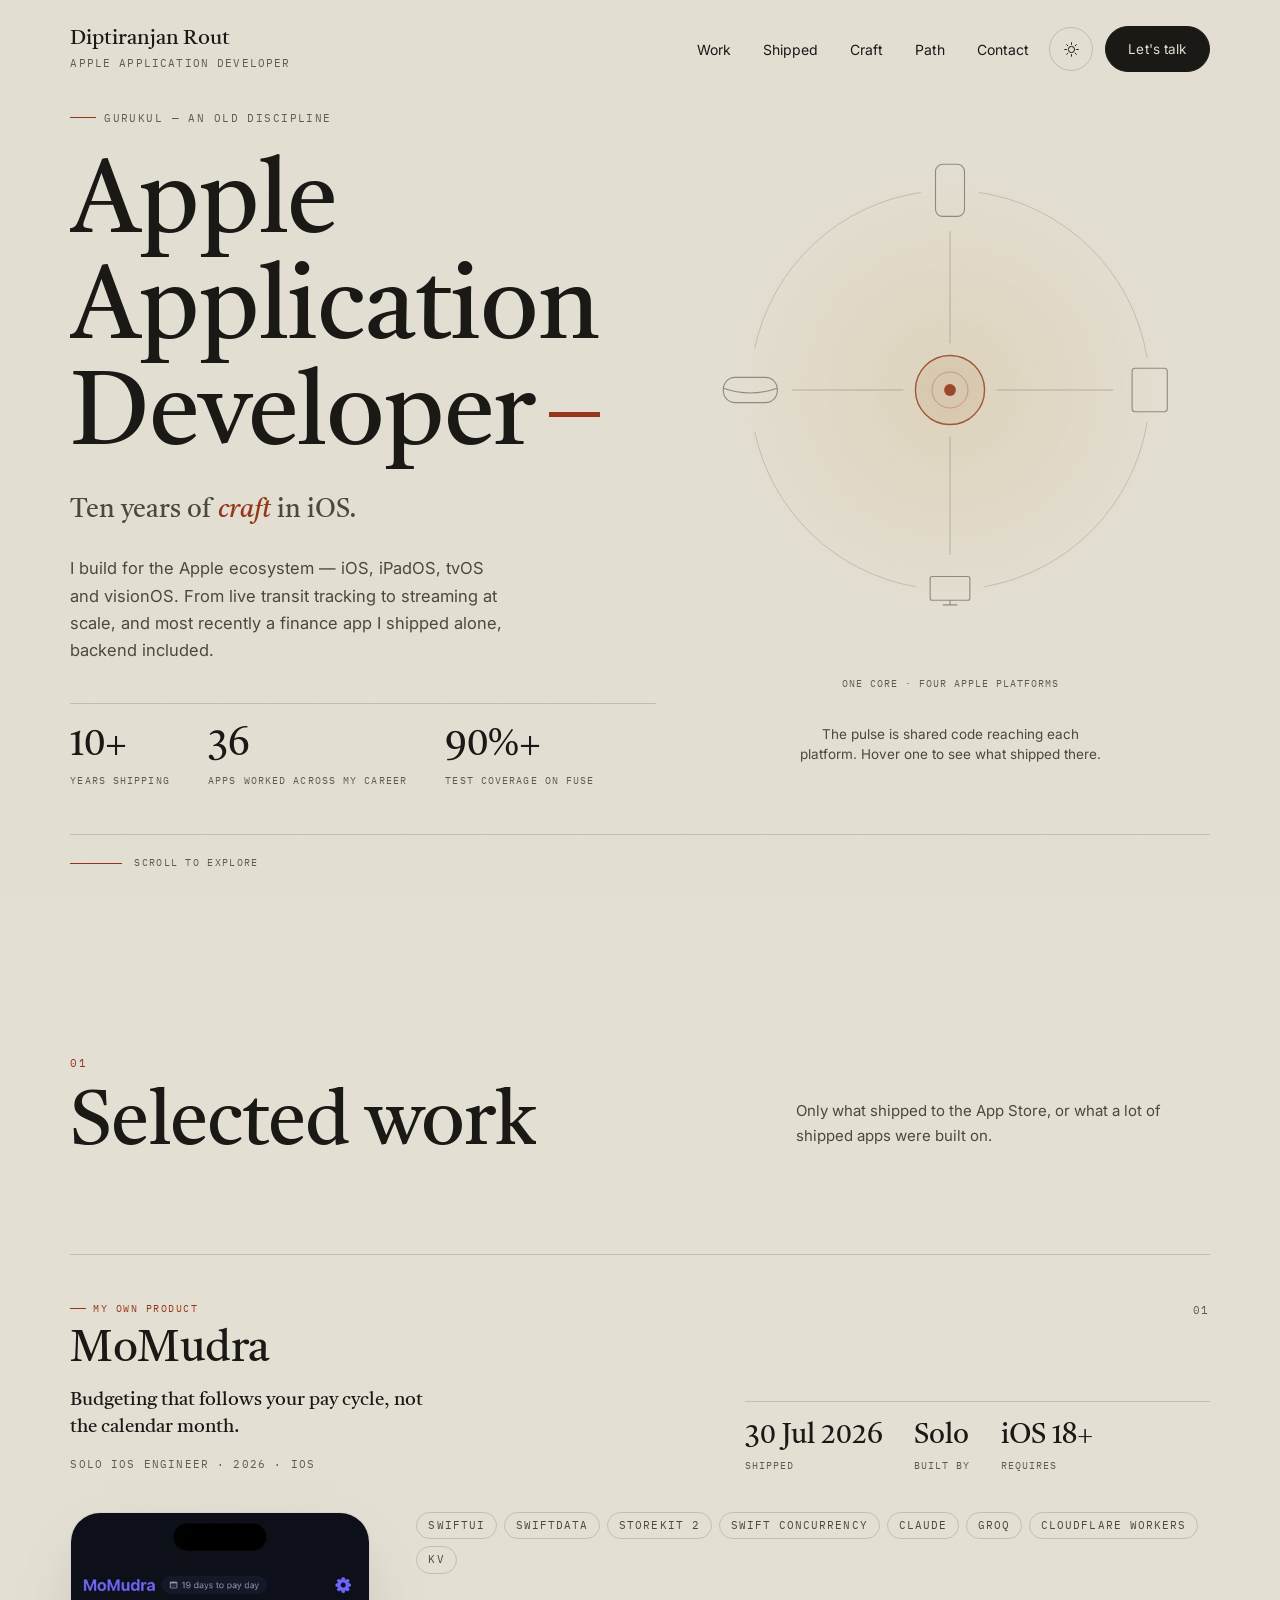
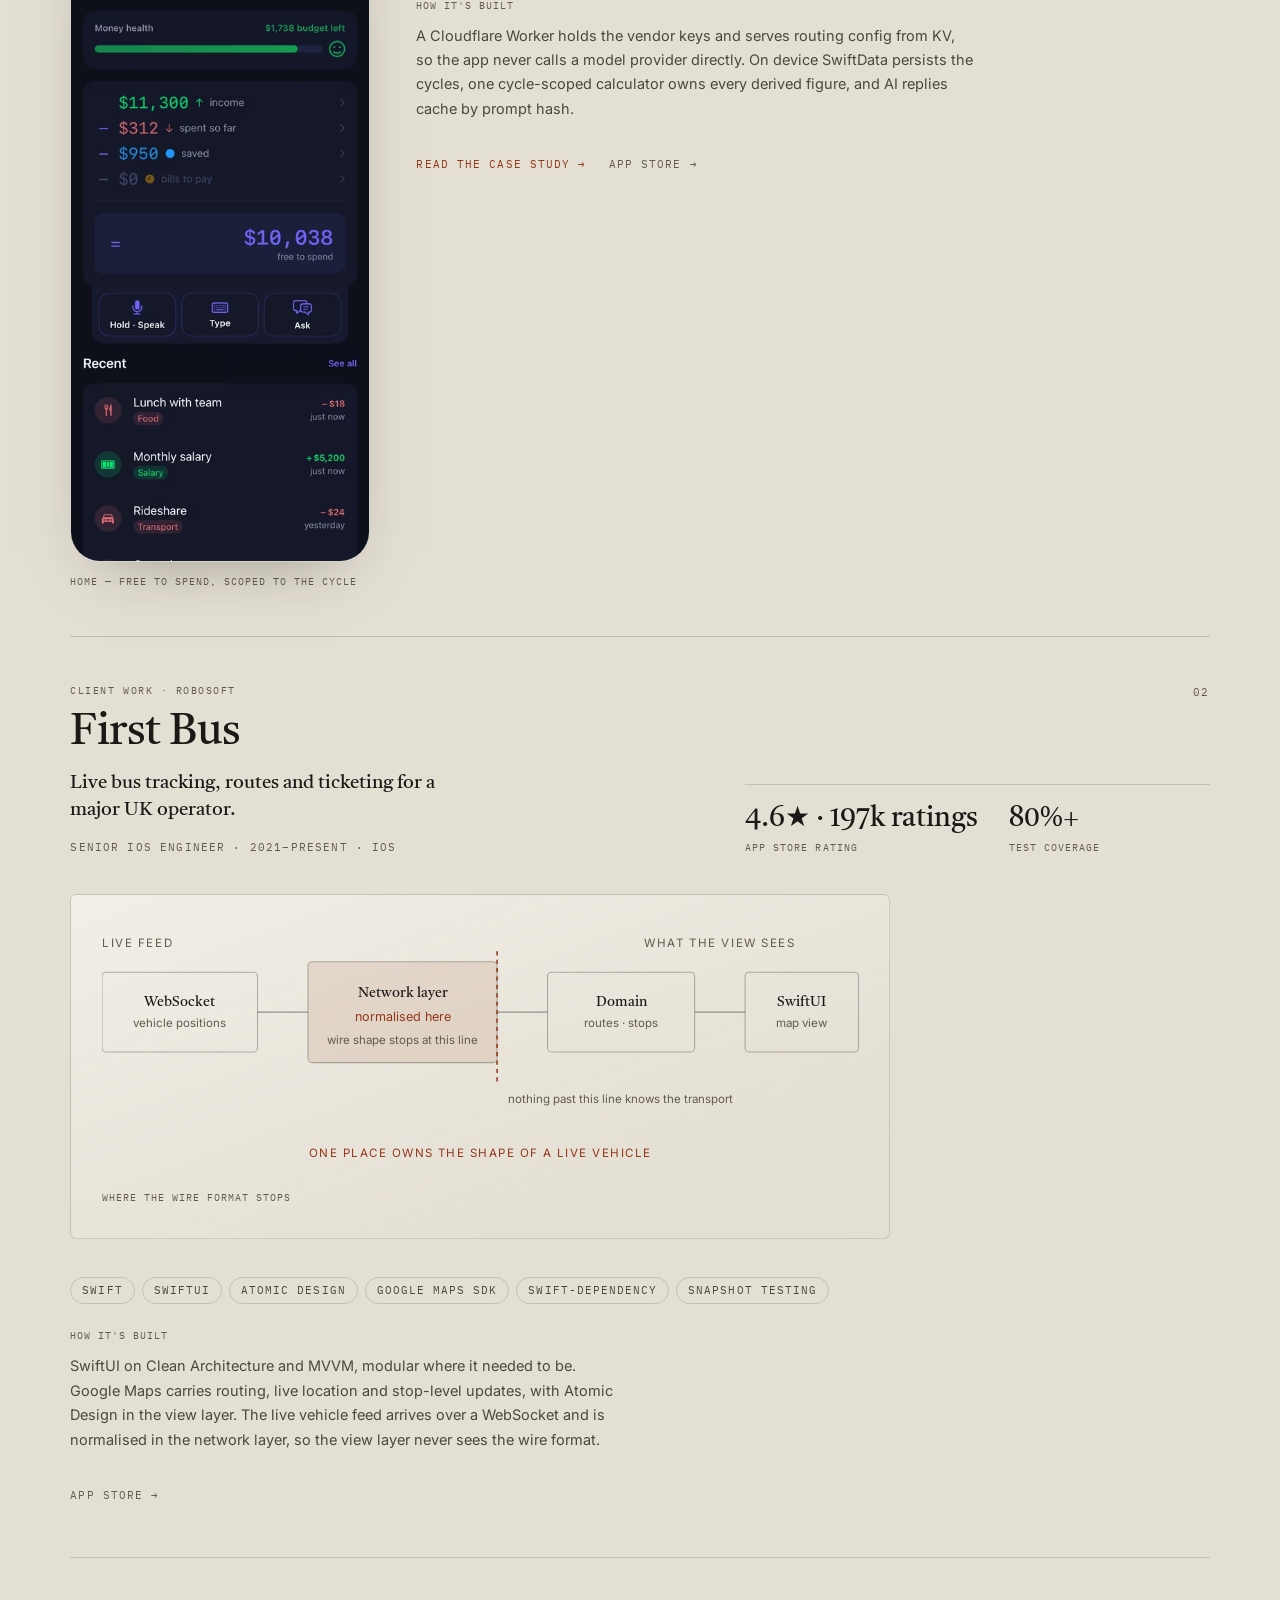
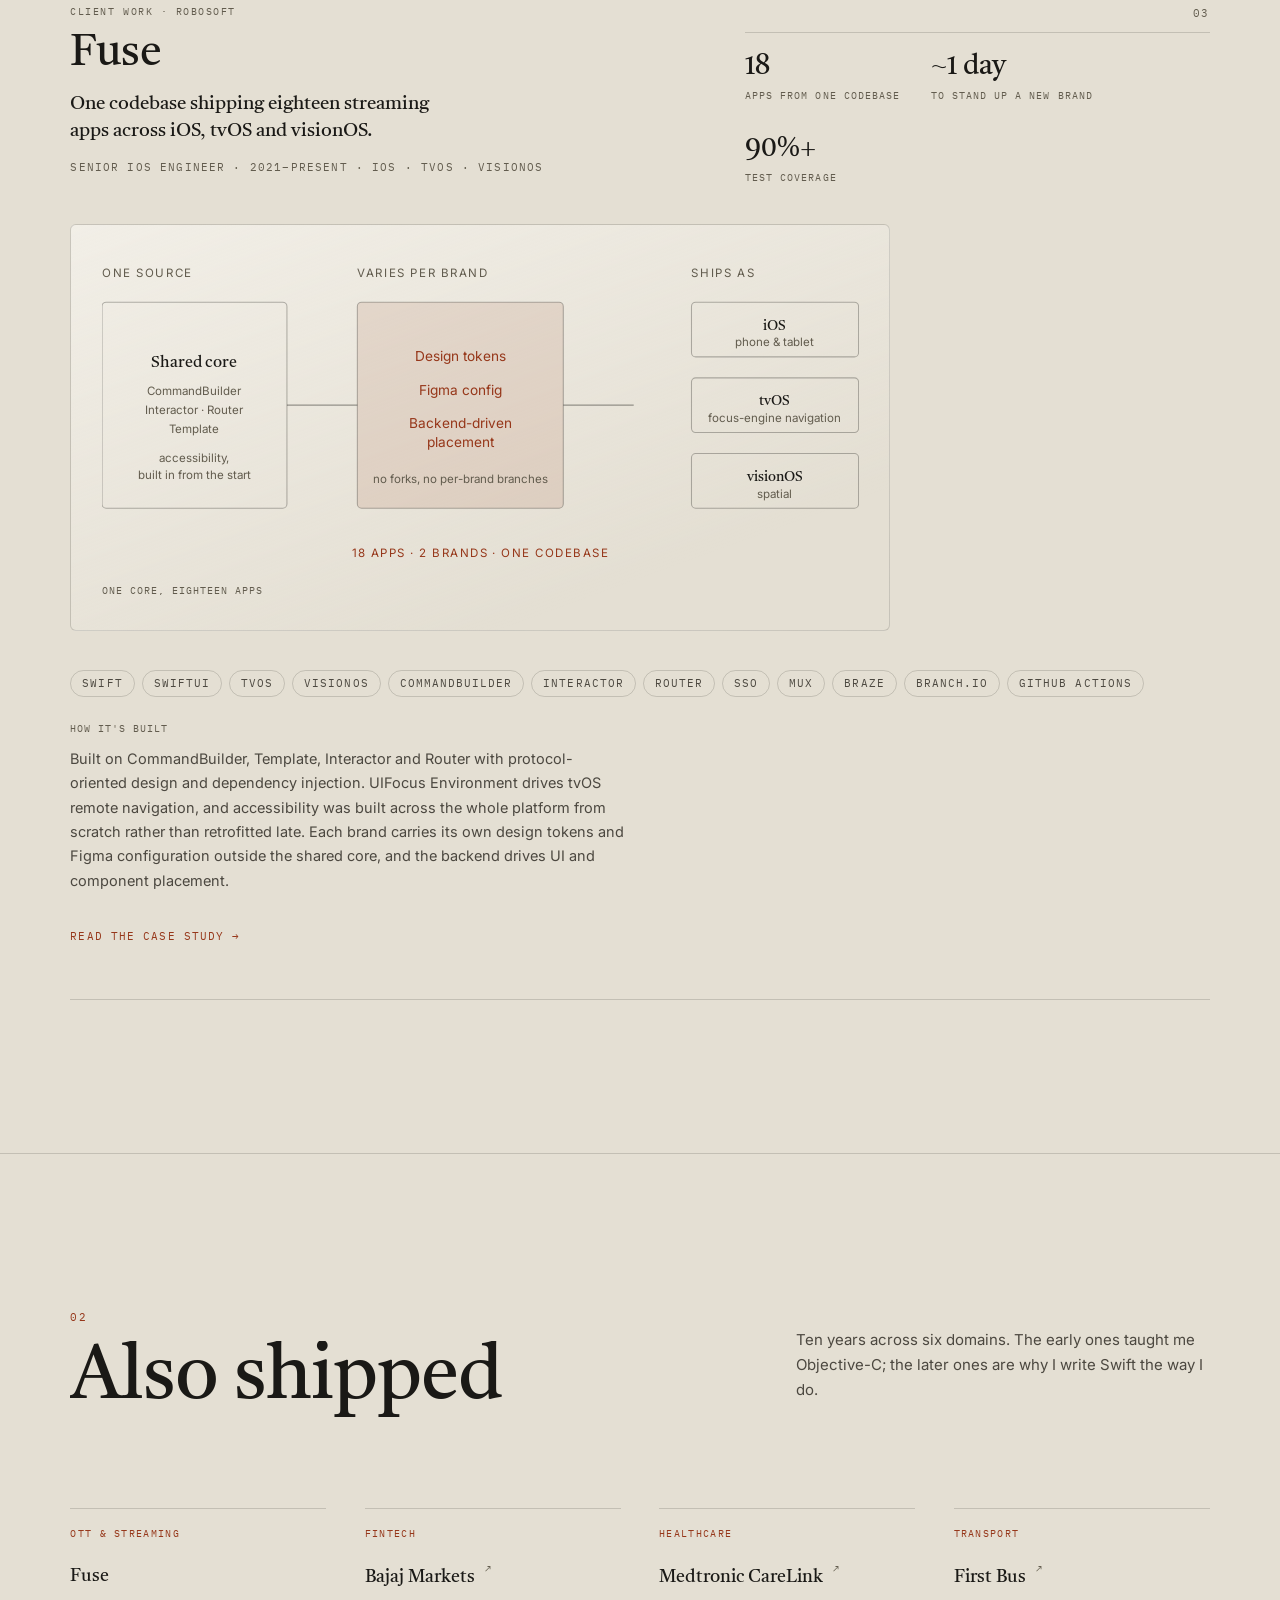
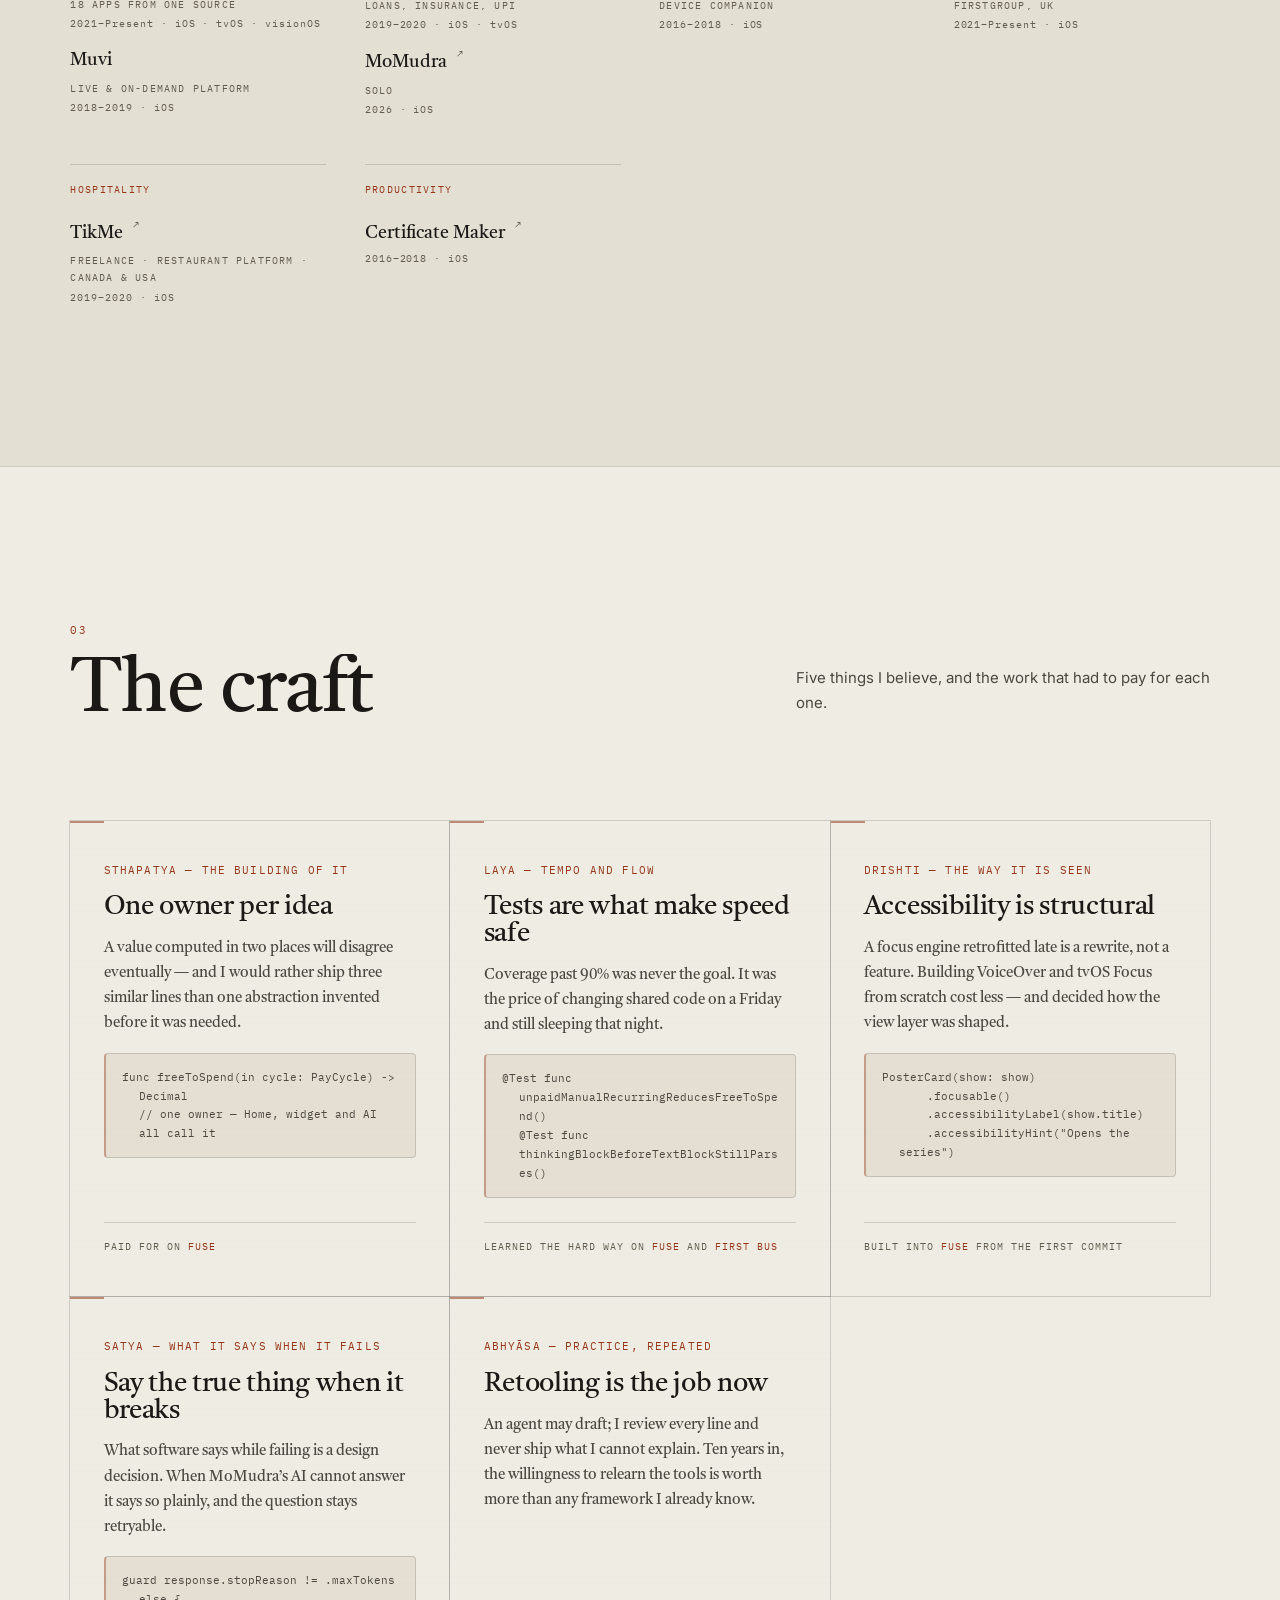
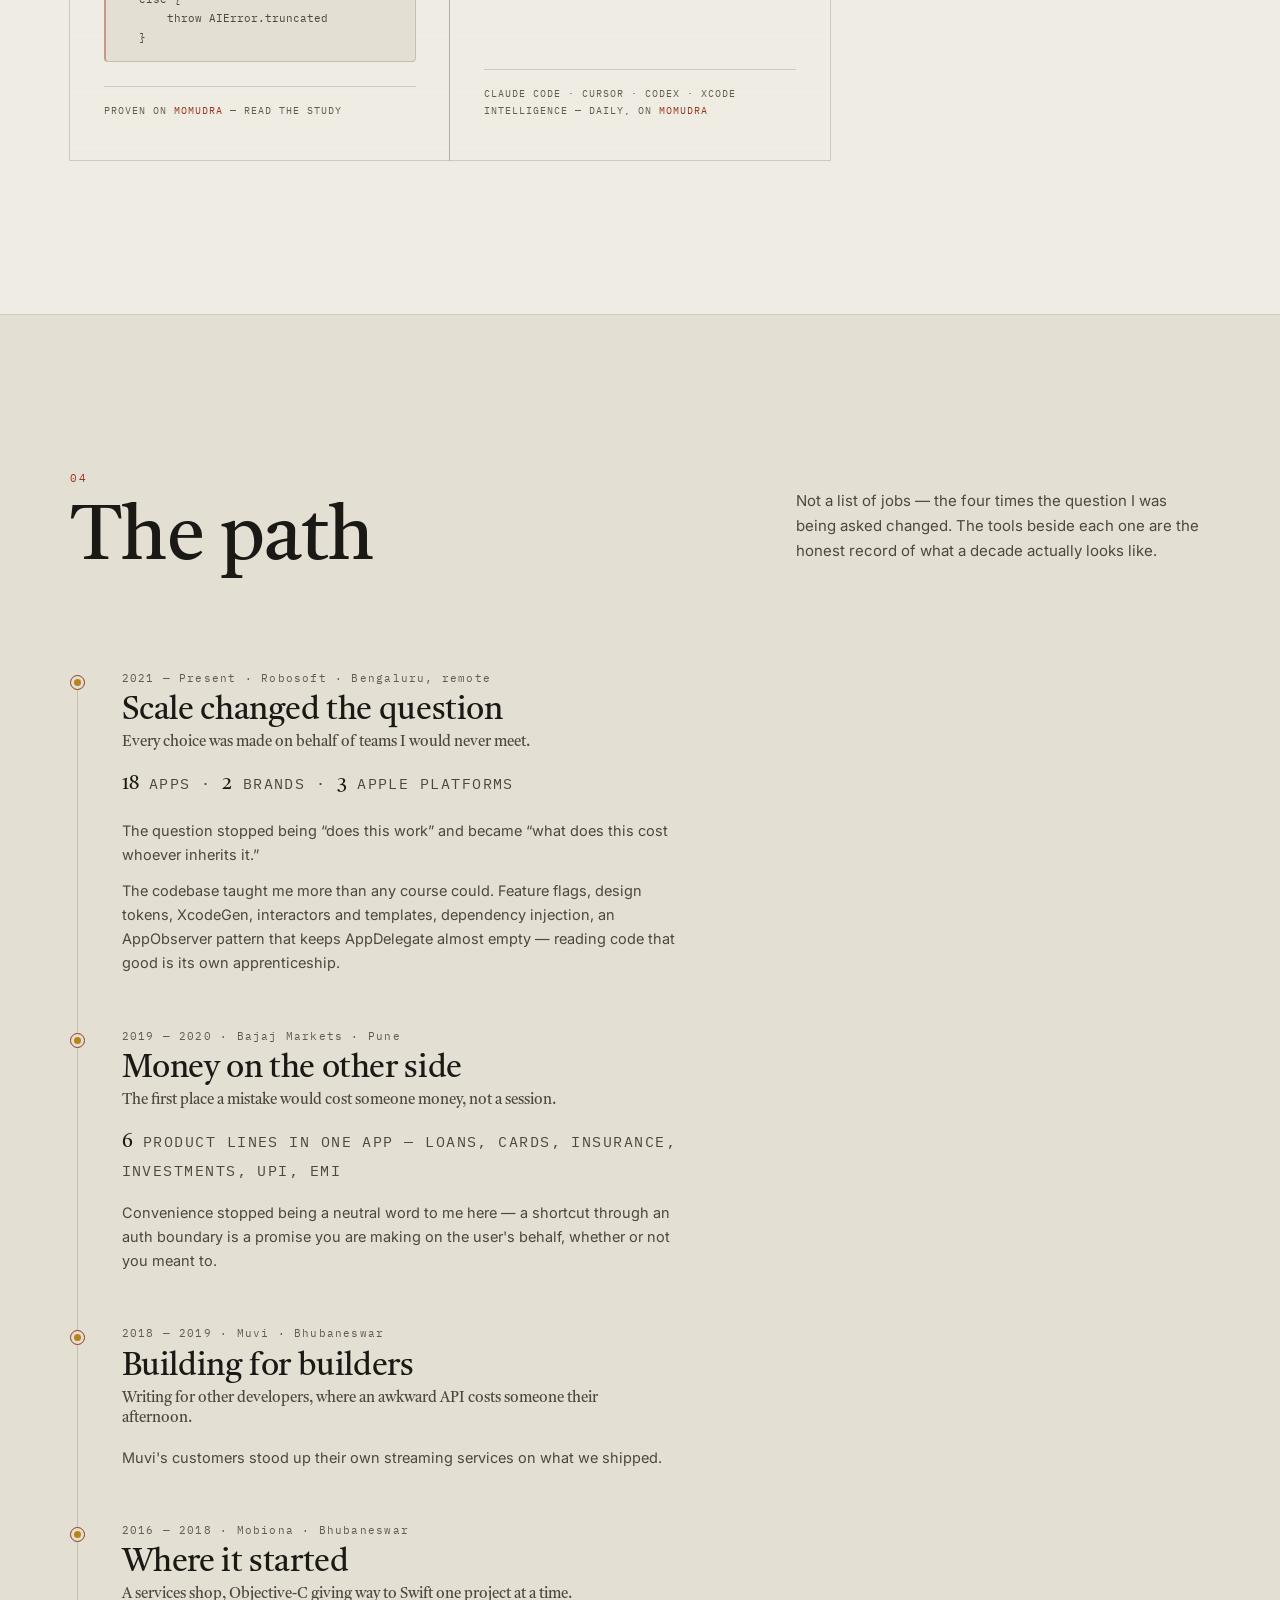
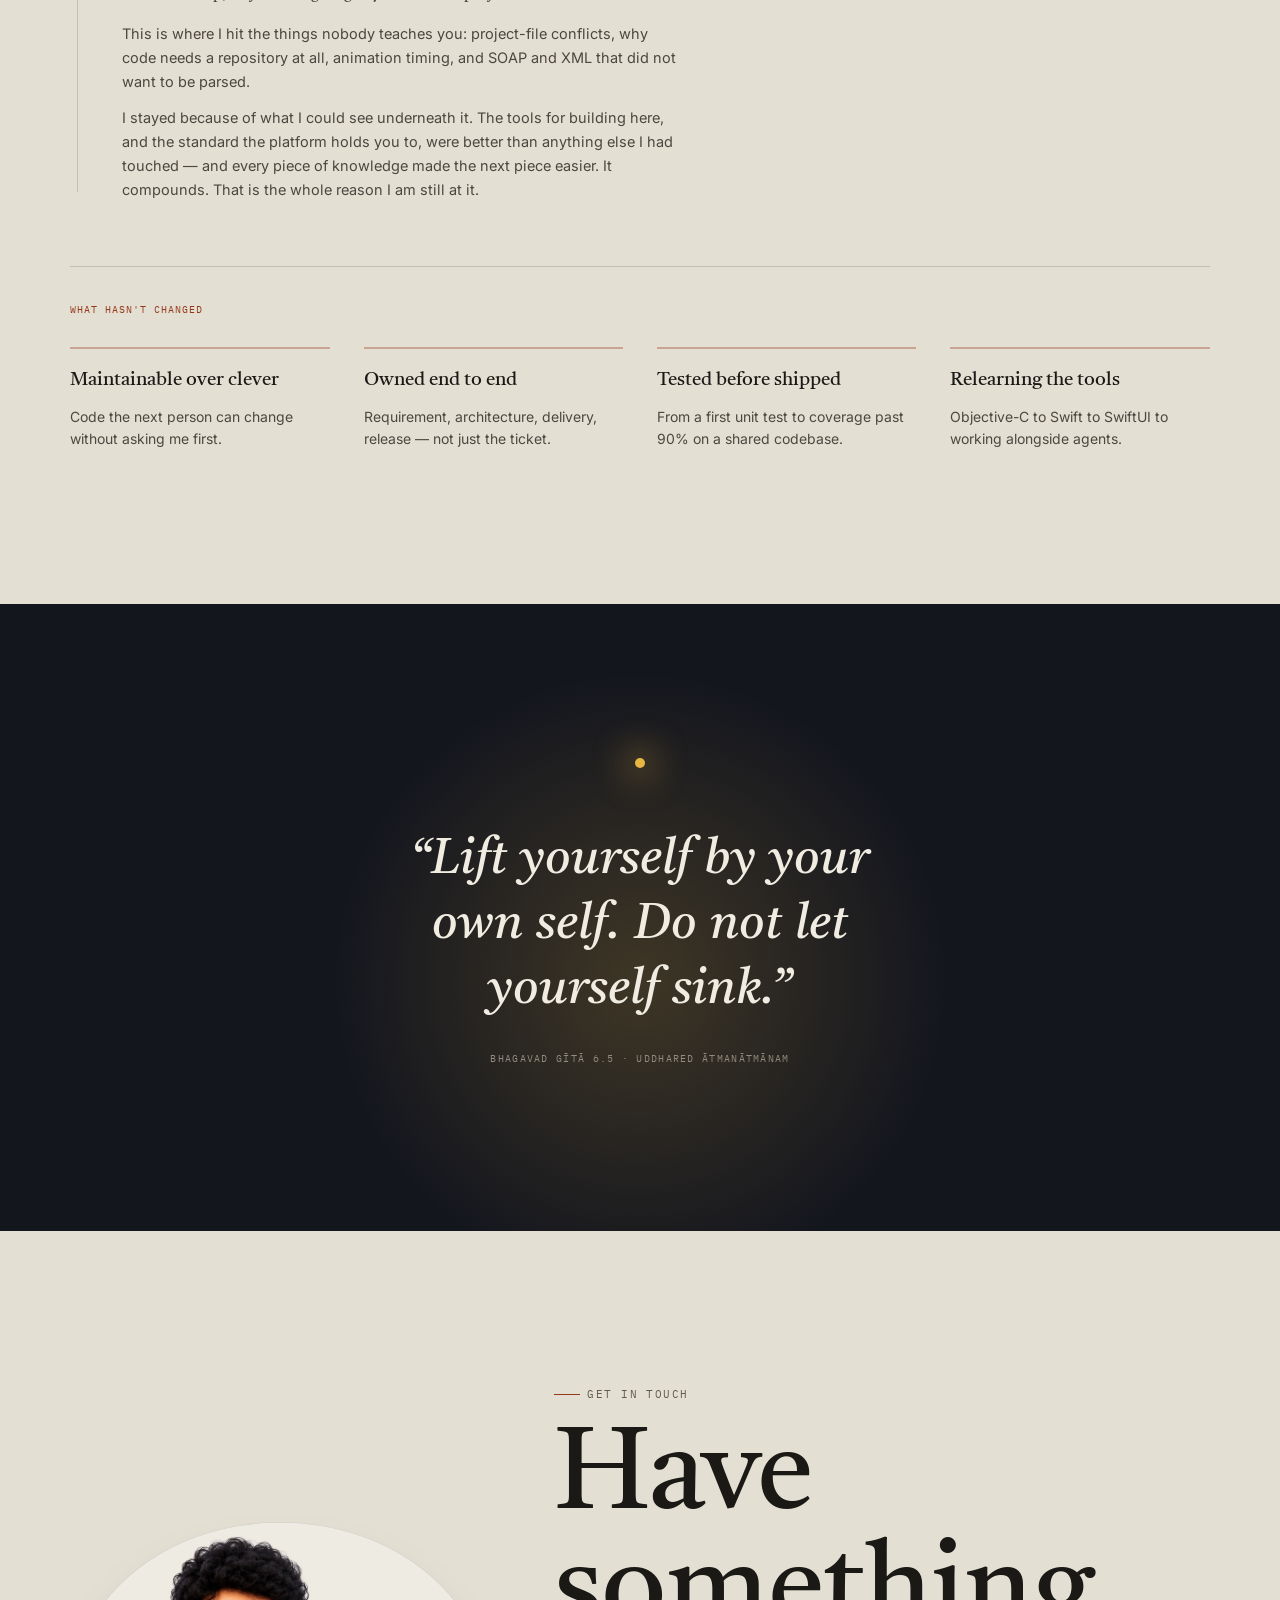
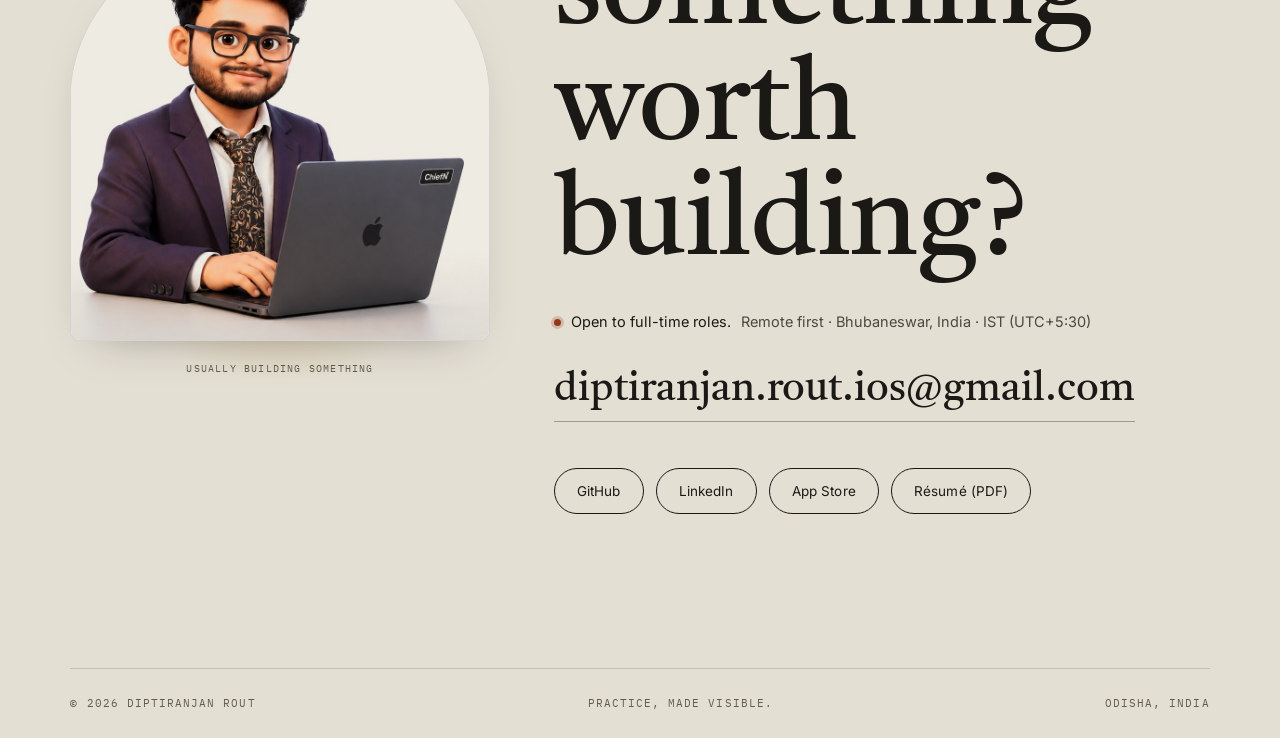
<file: index.html>
<!DOCTYPE html>
<html lang="en">
<head>
<meta charset="utf-8" />
<meta name="viewport" content="width=device-width, initial-scale=1" />
<title>Diptiranjan Rout — Apple Application Developer</title>
<meta name="description" content="Portfolio of Diptiranjan Rout, Apple application developer with 10 years across iOS and tvOS — Swift, SwiftUI and Clean Architecture, from fintech to streaming at scale." />
<link rel="canonical" href="https://diptirout.com/">
<meta property="og:site_name" content="Diptiranjan Rout">
<meta property="og:type" content="website">
<meta property="og:url" content="https://diptirout.com/">
<meta property="og:title" content="Diptiranjan Rout — Apple Application Developer">
<meta property="og:description" content="Ten years building for the Apple ecosystem — iOS, iPadOS, tvOS and visionOS. Eighteen apps from one codebase, and a finance app shipped solo, backend included.">
<meta property="og:image" content="https://diptirout.com/shots/og.png">
<meta property="og:image:width" content="1200">
<meta property="og:image:height" content="630">
<meta property="og:image:alt" content="Apple Application Developer — ten years of craft in iOS. Ten years shipping, eighteen apps from one codebase, ninety percent test coverage.">
<meta name="twitter:card" content="summary_large_image">
<meta name="twitter:title" content="Diptiranjan Rout — Apple Application Developer">
<meta name="twitter:description" content="Ten years building for the Apple ecosystem — iOS, iPadOS, tvOS and visionOS. Eighteen apps from one codebase, and a finance app shipped solo, backend included.">
<meta name="twitter:image" content="https://diptirout.com/shots/og.png">
<meta name="theme-color" content="#e9e0cd" media="(prefers-color-scheme: light)">
<meta name="theme-color" content="#141a2b" media="(prefers-color-scheme: dark)">

<script>
  /* Set the theme before first paint so there is no flash of the wrong ground.
     `js` also gates every entrance animation — without it the page renders
     fully visible, so a script failure degrades to a readable document. */
  (function(){
    var d = document.documentElement;
    d.classList.add('js');
    try{
      var saved = localStorage.getItem('gurukul-theme');
      if (saved) d.setAttribute('data-theme', saved);
    }catch(e){}
  })();
</script>

<link rel="preconnect" href="https://fonts.googleapis.com">
<link rel="preconnect" href="https://fonts.gstatic.com" crossorigin>
<link href="https://fonts.googleapis.com/css2?family=Tiro+Devanagari+Sanskrit:ital@0;1&family=Inter:wght@400;500&family=IBM+Plex+Mono:wght@400&display=swap" rel="stylesheet">

<link rel="stylesheet" href="site.css">
</head>
<body>

<a class="skip" href="#main">Skip to content</a>
<div id="progress"></div>

<!-- ══════════════ NAV ══════════════ -->
<header id="top-bar">
  <div class="shell nav">
    <a class="mark" href="#top">
      <b>Diptiranjan Rout</b>
      <small>Apple Application Developer</small>
    </a>

    <nav class="nav-links" id="menu">
      <ul>
        <li><a href="#work">Work</a></li>
        <li><a href="#shipped">Shipped</a></li>
        <li><a href="#craft">Craft</a></li>
        <li><a href="#path">Path</a></li>
        <li><a href="#talk">Contact</a></li>
      </ul>
    </nav>

    <div class="nav-act">
      <button class="icon-btn" id="themeBtn" type="button" aria-label="Switch theme">
        <svg class="sun" viewBox="0 0 24 24" aria-hidden="true"><circle cx="12" cy="12" r="4.4"/><path d="M12 2.5v2.2M12 19.3v2.2M2.5 12h2.2M19.3 12h2.2M5.2 5.2l1.6 1.6M17.2 17.2l1.6 1.6M18.8 5.2l-1.6 1.6M6.8 17.2l-1.6 1.6"/></svg>
        <svg class="moon" viewBox="0 0 24 24" aria-hidden="true"><path d="M20 14.2A8.2 8.2 0 0 1 9.8 4a8.4 8.4 0 1 0 10.2 10.2z"/></svg>
      </button>
      <a class="btn solid" href="#talk">Let's talk</a>
      <button class="icon-btn" id="menuBtn" type="button" aria-expanded="false" aria-controls="menu" aria-label="Open menu"><span class="bars"></span></button>
    </div>
  </div>
</header>

<main id="main">

<!-- ══════════════ HERO ══════════════ -->
<section class="hero" id="top">
  <div class="shell">
    <div class="hero-grid">

      <div class="hero-copy">
        <div class="eyebrow" data-rv>Gurukul — an old discipline</div>

        <!-- The designation leads, not the tenure. A job title is the durable
             fact; "ten years" is a number that changes every January and
             reads as trivia beside it. -->
        <h1 id="headline" data-rv="mask">
          <span class="m"><span>Apple</span></span>
          <span class="m" data-d="1"><span>Application</span></span>
          <span class="m" data-d="2"><span>Developer<i class="tick"></i></span></span>
        </h1>

        <p class="hero-sub" data-rv data-d="2">Ten years of <em>craft</em> in iOS.</p>

        <p class="lede" data-rv data-d="3">I build for the Apple ecosystem — iOS, iPadOS, tvOS and visionOS. From live transit tracking to streaming at scale, and most recently a finance app I shipped alone, backend included.</p>

        <ul class="stats" data-rv data-d="4">
          <!-- BUILD:heroStats:start -->
      <li><b data-count>10+</b><span>Years shipping</span></li>
      <li><b data-count>36</b><span>Apps worked across my career</span></li>
      <li><b data-count>90%+</b><span>Test coverage on Fuse</span></li>
      <!-- BUILD:heroStats:end -->
        </ul>
      </div>

      <div class="hero-figure" data-rv="scale" data-d="1">
        <div class="platform-fig" id="platformWrap">
          <canvas id="platformFig" role="img" aria-label="A diagram: one shared core at the centre, joined by spokes to the five Apple platforms around it — iPhone, iPad, Apple Watch, Apple TV and Vision Pro. A pulse travels outward from the core along each spoke in turn, showing shared code reaching every device."></canvas>
        </div>
        <div class="fig-cap">
          <span id="figCap">One core · four Apple platforms</span>
        </div>
        <!-- The explanation belongs beside the thing it explains. Stranded in
             the hero footer it was 400px from the diagram and read as a motto. -->
        <p class="fig-note" data-rv data-d="2">The pulse is shared code reaching each platform. Hover one to see what shipped there.</p>
      </div>

    </div>

    <div class="hero-foot">
      <div class="scrollcue"><i></i> scroll to explore</div>
    </div>
  </div>
</section>

<!-- ══════════════ WORK ══════════════ -->
<section class="sec work" id="work">
  <div class="shell">
    <div class="sec-head">
      <div data-rv="mask">
        <span class="sec-num" aria-hidden="true">01</span>
        <h2><span class="m"><span>Selected work</span></span></h2>
      </div>
      <p class="note" data-rv data-d="1">Only what shipped to the App Store, or what a lot of shipped apps were built on.</p>
    </div>

    <div class="cards" id="cards">
      <!-- BUILD:cards:start -->
      <article class="card" id="work-momudra">
        <div class="card-head">
          <span class="idx" aria-hidden="true">01</span>
          <span class="owner owner-mine">My own product</span>
          <h3>MoMudra</h3>
          <p class="one">Budgeting that follows your pay cycle, not the calendar month.</p>
          <p class="card-meta">Solo iOS engineer · 2026 · iOS</p>
          <ul class="figs"><li><b>30 Jul 2026</b><span>Shipped</span></li><li><b>Solo</b><span>Built by</span></li><li><b>iOS 18+</b><span>Requires</span></li></ul>
        </div>
        <div class="card-vis"><figure class="media media-shot" data-frame="device"><picture><source type="image/avif" srcset="shots/momudra-home-430.avif 430w, shots/momudra-home-645.avif 645w, shots/momudra-home-860.avif 860w" sizes="(max-width: 860px) 90vw, 380px"><source type="image/webp" srcset="shots/momudra-home-430.webp 430w, shots/momudra-home-645.webp 645w, shots/momudra-home-860.webp 860w" sizes="(max-width: 860px) 90vw, 380px"><img src="shots/momudra-home-860.png" srcset="shots/momudra-home-430.png 430w, shots/momudra-home-645.png 645w, shots/momudra-home-860.png 860w" sizes="(max-width: 860px) 90vw, 380px" width="1206" height="2622" fetchpriority="high" decoding="async" alt="MoMudra home screen: $10,038 free to spend for the current pay cycle, derived from $11,300 income less $312 spent and $950 saved, with 19 days to pay day. Below it, hold-to-speak and type both log an entry, while Ask puts a question to the AI about entries already logged."></picture><figcaption>Home — free to spend, scoped to the cycle</figcaption></figure></div>
        <div class="card-body">
          <ul class="tags"><li>SwiftUI</li><li>SwiftData</li><li>StoreKit 2</li><li>Swift Concurrency</li><li>Claude</li><li>Groq</li><li>Cloudflare Workers</li><li>KV</li></ul>
          <p class="arch"><span class="lbl">How it's built</span>A Cloudflare Worker holds the vendor keys and serves routing config from KV, so the app never calls a model provider directly. On device SwiftData persists the cycles, one cycle-scoped calculator owns every derived figure, and AI replies cache by prompt hash.</p>
          <div class="card-links"><a class="card-cta" href="case-momudra.html">Read the case study →</a><a class="card-cta ghost" href="https://apps.apple.com/in/app/momudra-ai-money-tracker/id6785097723" target="_blank" rel="noopener">App Store<span class="sr-only"> (opens in a new tab)</span> →</a></div>
        </div>
      </article>

      <article class="card" id="work-first-bus">
        <div class="card-head">
          <span class="idx" aria-hidden="true">02</span>
          <span class="owner">Client work · Robosoft</span>
          <h3>First Bus</h3>
          <p class="one">Live bus tracking, routes and ticketing for a major UK operator.</p>
          <p class="card-meta">Senior iOS Engineer · 2021–Present · iOS</p>
          <ul class="figs"><li><b>4.6★ · 197k ratings</b><span>App Store rating</span></li><li><b>80%+</b><span>Test coverage</span></li></ul>
        </div>
        <div class="card-vis"><figure class="media media-diagram"><svg viewBox="0 0 720 240" width="720" height="240" role="img" aria-label="Live vehicle positions arrive over a WebSocket, are normalised in the network layer, pass through the domain layer, and reach the SwiftUI map as settled values. The view layer never sees the wire format."><g class="fig-mute" font-size="11" font-family="var(--f-mono)" letter-spacing="1.5"><text x="0" y="20">LIVE FEED</text><text x="516" y="20">WHAT THE VIEW SEES</text></g><g class="fig-box"><rect x="0" y="44" width="148" height="76" rx="4"/></g><text x="74" y="76" text-anchor="middle" class="fig-strong" font-size="13">WebSocket</text><text x="74" y="96" text-anchor="middle" class="fig-mute" font-size="11">vehicle positions</text><rect x="196" y="34" width="180" height="96" rx="4" class="fig-gap"/><g class="fig-box"><rect x="196" y="34" width="180" height="96" rx="4"/></g><text x="286" y="68" text-anchor="middle" class="fig-strong" font-size="13">Network layer</text><text x="286" y="90" text-anchor="middle" class="fig-accent" font-size="12">normalised here</text><text x="286" y="112" text-anchor="middle" class="fig-mute" font-size="11">wire shape stops at this line</text><g class="fig-box"><rect x="424" y="44" width="140" height="76" rx="4"/></g><text x="494" y="76" text-anchor="middle" class="fig-strong" font-size="13">Domain</text><text x="494" y="96" text-anchor="middle" class="fig-mute" font-size="11">routes · stops</text><g class="fig-box"><rect x="612" y="44" width="108" height="76" rx="4"/></g><text x="666" y="76" text-anchor="middle" class="fig-strong" font-size="13">SwiftUI</text><text x="666" y="96" text-anchor="middle" class="fig-mute" font-size="11">map view</text><path d="M148 82 H196" class="fig-arrow"/><path d="M376 82 H424" class="fig-arrow"/><path d="M564 82 H612" class="fig-arrow"/><line x1="376" y1="24" x2="376" y2="150" class="fig-accent-line fig-dash"/><text x="386" y="168" class="fig-mute" font-size="11">nothing past this line knows the transport</text><text x="360" y="220" text-anchor="middle" class="fig-accent" font-size="11" font-family="var(--f-mono)" letter-spacing="1.4">ONE PLACE OWNS THE SHAPE OF A LIVE VEHICLE</text></svg><figcaption>Where the wire format stops</figcaption></figure></div>
        <div class="card-body">
          <ul class="tags"><li>Swift</li><li>SwiftUI</li><li>Atomic Design</li><li>Google Maps SDK</li><li>Swift-Dependency</li><li>Snapshot Testing</li></ul>
          <p class="arch"><span class="lbl">How it's built</span>SwiftUI on Clean Architecture and MVVM, modular where it needed to be. Google Maps carries routing, live location and stop-level updates, with Atomic Design in the view layer. The live vehicle feed arrives over a WebSocket and is normalised in the network layer, so the view layer never sees the wire format.</p>
          <div class="card-links"><a class="card-cta ghost" href="https://apps.apple.com/gb/app/first-bus/id566586379" target="_blank" rel="noopener">App Store<span class="sr-only"> (opens in a new tab)</span> →</a></div>
        </div>
      </article>

      <article class="card" id="work-fuse">
        <div class="card-head">
          <span class="idx" aria-hidden="true">03</span>
          <span class="owner">Client work · Robosoft</span>
          <h3>Fuse</h3>
          <p class="one">One codebase shipping eighteen streaming apps across iOS, tvOS and visionOS.</p>
          <p class="card-meta">Senior iOS Engineer · 2021–Present · iOS · tvOS · visionOS</p>
          <ul class="figs"><li><b>18</b><span>Apps from one codebase</span></li><li><b>~1 day</b><span>To stand up a new brand</span></li><li><b>90%+</b><span>Test coverage</span></li></ul>
        </div>
        <div class="card-vis"><figure class="media media-diagram"><svg viewBox="0 0 720 300" width="720" height="300" role="img" aria-label="A single shared core feeds a per-brand layer of design tokens, Figma configuration and backend-driven component placement, which produces eighteen apps across iOS, tvOS and visionOS."><g class="fig-mute" font-size="11" font-family="var(--f-mono)" letter-spacing="1.5"><text x="0" y="20">ONE SOURCE</text><text x="243" y="20">VARIES PER BRAND</text><text x="561" y="20">SHIPS AS</text></g><g class="fig-box"><rect x="0" y="44" width="176" height="196" rx="4"/></g><text x="88" y="106" text-anchor="middle" class="fig-strong" font-size="15">Shared core</text><text x="88" y="132" text-anchor="middle" class="fig-mute" font-size="11">CommandBuilder</text><text x="88" y="150" text-anchor="middle" class="fig-mute" font-size="11">Interactor · Router</text><text x="88" y="168" text-anchor="middle" class="fig-mute" font-size="11">Template</text><text x="88" y="196" text-anchor="middle" class="fig-mute" font-size="11">accessibility,</text><text x="88" y="212" text-anchor="middle" class="fig-mute" font-size="11">built in from the start</text><rect x="243" y="44" width="196" height="196" rx="4" class="fig-gap"/><g class="fig-box"><rect x="243" y="44" width="196" height="196" rx="4"/></g><text x="341" y="100" text-anchor="middle" class="fig-accent" font-size="13">Design tokens</text><text x="341" y="132" text-anchor="middle" class="fig-accent" font-size="13">Figma config</text><text x="341" y="164" text-anchor="middle" class="fig-accent" font-size="13">Backend-driven</text><text x="341" y="182" text-anchor="middle" class="fig-accent" font-size="13">placement</text><text x="341" y="216" text-anchor="middle" class="fig-mute" font-size="11">no forks, no per-brand branches</text><path d="M176 142 H243" class="fig-arrow"/><path d="M439 142 H506" class="fig-arrow"/><g class="fig-box"><rect x="561" y="44" width="159" height="52" rx="4"/><rect x="561" y="116" width="159" height="52" rx="4"/><rect x="561" y="188" width="159" height="52" rx="4"/></g><text x="640" y="70" text-anchor="middle" class="fig-strong" font-size="13">iOS</text><text x="640" y="86" text-anchor="middle" class="fig-mute" font-size="11">phone &amp; tablet</text><text x="640" y="142" text-anchor="middle" class="fig-strong" font-size="13">tvOS</text><text x="640" y="158" text-anchor="middle" class="fig-mute" font-size="11">focus-engine navigation</text><text x="640" y="214" text-anchor="middle" class="fig-strong" font-size="13">visionOS</text><text x="640" y="230" text-anchor="middle" class="fig-mute" font-size="11">spatial</text><text x="360" y="286" text-anchor="middle" class="fig-accent" font-size="11" font-family="var(--f-mono)" letter-spacing="1.4">18 APPS · 2 BRANDS · ONE CODEBASE</text></svg><figcaption>One core, eighteen apps</figcaption></figure></div>
        <div class="card-body">
          <ul class="tags"><li>Swift</li><li>SwiftUI</li><li>tvOS</li><li>visionOS</li><li>CommandBuilder</li><li>Interactor</li><li>Router</li><li>SSO</li><li>MUX</li><li>Braze</li><li>Branch.io</li><li>GitHub Actions</li></ul>
          <p class="arch"><span class="lbl">How it's built</span>Built on CommandBuilder, Template, Interactor and Router with protocol-oriented design and dependency injection. UIFocus Environment drives tvOS remote navigation, and accessibility was built across the whole platform from scratch rather than retrofitted late. Each brand carries its own design tokens and Figma configuration outside the shared core, and the backend drives UI and component placement.</p>
          <div class="card-links"><a class="card-cta" href="case-fuse.html">Read the case study →</a></div>
        </div>
      </article>
      <!-- BUILD:cards:end -->
    </div>
  </div>
</section>

<!-- ══════════════ SHIPPED ══════════════ -->
<section class="sec shipped" id="shipped">
  <div class="shell">
    <div class="sec-head">
      <div data-rv="mask">
        <span class="sec-num" aria-hidden="true">02</span>
        <h2><span class="m"><span>Also shipped</span></span></h2>
      </div>
      <p class="note" data-rv data-d="1">Ten years across six domains. The early ones taught me Objective-C; the later ones are why I write Swift the way I do.</p>
    </div>
    <div class="ledger" id="ledger">
      <!-- BUILD:ledger:start -->
      <div class="led-group">
        <h3 class="led-domain">OTT &amp; streaming</h3>
        <ul class="led-apps">
          <li><span class="led-name">Fuse</span><span class="led-note">18 apps from one source</span><span class="led-year">2021–Present · iOS · tvOS · visionOS</span></li>
          <li><span class="led-name">Muvi</span><span class="led-note">live &amp; on-demand platform</span><span class="led-year">2018–2019 · iOS</span></li>
        </ul>
      </div>

      <div class="led-group">
        <h3 class="led-domain">Fintech</h3>
        <ul class="led-apps">
          <li><a href="https://apps.apple.com/in/app/bajaj-markets-loan-finance/id1482914241" target="_blank" rel="noopener" class="led-live"><span class="led-name">Bajaj Markets</span><span class="led-note">loans, insurance, UPI</span><span class="led-year">2019–2020 · iOS · tvOS</span><span class="sr-only"> (opens in a new tab)</span></a></li>
          <li><a href="https://apps.apple.com/in/app/momudra-ai-money-tracker/id6785097723" target="_blank" rel="noopener" class="led-live"><span class="led-name">MoMudra</span><span class="led-note">solo</span><span class="led-year">2026 · iOS</span><span class="sr-only"> (opens in a new tab)</span></a></li>
        </ul>
      </div>

      <div class="led-group">
        <h3 class="led-domain">Healthcare</h3>
        <ul class="led-apps">
          <li><a href="https://apps.apple.com/us/app/medtronic-carelink-mobile/id445860674" target="_blank" rel="noopener" class="led-live"><span class="led-name">Medtronic CareLink</span><span class="led-note">device companion</span><span class="led-year">2016–2018 · iOS</span><span class="sr-only"> (opens in a new tab)</span></a></li>
        </ul>
      </div>

      <div class="led-group">
        <h3 class="led-domain">Transport</h3>
        <ul class="led-apps">
          <li><a href="https://apps.apple.com/gb/app/first-bus/id566586379" target="_blank" rel="noopener" class="led-live"><span class="led-name">First Bus</span><span class="led-note">FirstGroup, UK</span><span class="led-year">2021–Present · iOS</span><span class="sr-only"> (opens in a new tab)</span></a></li>
        </ul>
      </div>

      <div class="led-group">
        <h3 class="led-domain">Hospitality</h3>
        <ul class="led-apps">
          <li><a href="https://apps.apple.com/in/app/tikme/id1302399301" target="_blank" rel="noopener" class="led-live"><span class="led-name">TikMe</span><span class="led-note">freelance · restaurant platform · Canada &amp; USA</span><span class="led-year">2019–2020 · iOS</span><span class="sr-only"> (opens in a new tab)</span></a></li>
        </ul>
      </div>

      <div class="led-group">
        <h3 class="led-domain">Productivity</h3>
        <ul class="led-apps">
          <li><a href="https://apps.apple.com/us/app/certificate-maker-diploma-ai/id1179092354" target="_blank" rel="noopener" class="led-live"><span class="led-name">Certificate Maker</span><span class="led-year">2016–2018 · iOS</span><span class="sr-only"> (opens in a new tab)</span></a></li>
        </ul>
      </div>
      <!-- BUILD:ledger:end -->
    </div>
  </div>
</section>

<!-- ══════════════ CRAFT ══════════════ -->
<section class="sec craft" id="craft">
  <div class="shell">
    <div class="sec-head">
      <div data-rv="mask">
        <span class="sec-num" aria-hidden="true">03</span>
        <h2><span class="m"><span>The craft</span></span></h2>
      </div>
      <p class="note" data-rv data-d="1">Five things I believe, and the work that had to pay for each one.</p>
    </div>
  </div>
  <div class="shell">
    <div class="leaves">
      <div class="leaf" data-rv>
        <span class="n">Sthapatya — the building of it</span>
        <h3>One owner per idea</h3>
        <p class="take">A value computed in two places will disagree eventually — and I would rather ship three similar lines than one abstraction invented before it was needed.</p>
        <pre class="snip"><code>func freeToSpend(in cycle: PayCycle) -&gt; Decimal
// one owner — Home, widget and AI all call it</code></pre>
        <div class="leaf-sig">Paid for on <b>Fuse</b></div>
      </div>
      <div class="leaf" data-rv data-d="1">
        <span class="n">Laya — tempo and flow</span>
        <h3>Tests are what make speed safe</h3>
        <p class="take">Coverage past 90% was never the goal. It was the price of changing shared code on a Friday and still sleeping that night.</p>
        <pre class="snip"><code>@Test func unpaidManualRecurringReducesFreeToSpend()
@Test func thinkingBlockBeforeTextBlockStillParses()</code></pre>
        <div class="leaf-sig">Learned the hard way on <b>Fuse</b> and <b>First Bus</b></div>
      </div>
      <div class="leaf" data-rv data-d="2">
        <span class="n">Drishti — the way it is seen</span>
        <h3>Accessibility is structural</h3>
        <p class="take">A focus engine retrofitted late is a rewrite, not a feature. Building VoiceOver and tvOS Focus from scratch cost less — and decided how the view layer was shaped.</p>
        <pre class="snip"><code>PosterCard(show: show)
    .focusable()
    .accessibilityLabel(show.title)
    .accessibilityHint("Opens the series")</code></pre>
        <div class="leaf-sig">Built into <b>Fuse</b> from the first commit</div>
      </div>
      <div class="leaf" data-rv data-d="3">
        <span class="n">Satya — what it says when it fails</span>
        <h3>Say the true thing when it breaks</h3>
        <p class="take">What software says while failing is a design decision. When MoMudra&rsquo;s AI cannot answer it says so plainly, and the question stays retryable.</p>
        <pre class="snip"><code>guard response.stopReason != .maxTokens else {
    throw AIError.truncated
}</code></pre>
        <div class="leaf-sig">Proven on <b>MoMudra</b> — read the study</div>
      </div>
      <div class="leaf" data-rv data-d="4">
        <span class="n">Abhyāsa — practice, repeated</span>
        <h3>Retooling is the job now</h3>
        <p class="take">An agent may draft; I review every line and never ship what I cannot explain. Ten years in, the willingness to relearn the tools is worth more than any framework I already know.</p>
        <div class="leaf-sig">Claude Code · Cursor · Codex · Xcode intelligence — daily, on <b>MoMudra</b></div>
      </div>
    </div>
  </div>
</section>

<!-- ══════════════ PATH ══════════════ -->
<section class="sec" id="path">
  <div class="shell">
    <div class="sec-head">
      <div data-rv="mask">
        <span class="sec-num" aria-hidden="true">04</span>
        <h2><span class="m"><span>The path</span></span></h2>
      </div>
      <p class="note" data-rv data-d="1">Not a list of jobs — the four times the question I was being asked changed. The tools beside each one are the honest record of what a decade actually looks like.</p>
    </div>
    <ul class="line">
      <li data-rv><span class="lamp"></span>
        <div class="era">
          <div class="era-body">
            <div class="yr">2021 — Present · Robosoft · Bengaluru, remote</div>
            <h3>Scale changed the question</h3>
            <p class="take">Every choice was made on behalf of teams I would never meet.</p>
            <p class="era-fig"><b>18</b> apps · <b>2</b> brands · <b>3</b> Apple platforms</p>
            <p>The question stopped being “does this work” and became “what does this cost whoever inherits it.”</p>
            <p>The codebase taught me more than any course could. Feature flags, design tokens, XcodeGen, interactors and templates, dependency injection, an AppObserver pattern that keeps AppDelegate almost empty — reading code that good is its own apprenticeship.</p>
          </div>
        </div>
      </li>
      <li data-rv><span class="lamp"></span>
        <div class="era">
          <div class="era-body">
            <div class="yr">2019 — 2020 · Bajaj Markets · Pune</div>
            <h3>Money on the other side</h3>
            <p class="take">The first place a mistake would cost someone money, not a session.</p>
            <p class="era-fig"><b>6</b> product lines in one app — loans, cards, insurance, investments, UPI, EMI</p>
            <p>Convenience stopped being a neutral word to me here — a shortcut through an auth boundary is a promise you are making on the user's behalf, whether or not you meant to.</p>
          </div>
        </div>
      </li>
      <li data-rv><span class="lamp"></span>
        <div class="era">
          <div class="era-body">
            <div class="yr">2018 — 2019 · Muvi · Bhubaneswar</div>
            <h3>Building for builders</h3>
            <p class="take">Writing for other developers, where an awkward API costs someone their afternoon.</p>
            <p>Muvi's customers stood up their own streaming services on what we shipped.</p>
          </div>
        </div>
      </li>
      <li data-rv><span class="lamp"></span>
        <div class="era">
          <div class="era-body">
            <div class="yr">2016 — 2018 · Mobiona · Bhubaneswar</div>
            <h3>Where it started</h3>
            <p class="take">A services shop, Objective-C giving way to Swift one project at a time.</p>
            <p>This is where I hit the things nobody teaches you: project-file conflicts, why code needs a repository at all, animation timing, and SOAP and XML that did not want to be parsed.</p>
            <p>I stayed because of what I could see underneath it. The tools for building here, and the standard the platform holds you to, were better than anything else I had touched — and every piece of knowledge made the next piece easier. It compounds. That is the whole reason I am still at it.</p>
          </div>
        </div>
      </li>
    </ul>

    <!-- The tools column above changes every two years. This is the part
         that hasn't. -->
    <div class="constants" data-rv>
      <h3>What hasn't changed</h3>
      <ul>
        <li><b>Maintainable over clever</b><span>Code the next person can change without asking me first.</span></li>
        <li><b>Owned end to end</b><span>Requirement, architecture, delivery, release — not just the ticket.</span></li>
        <li><b>Tested before shipped</b><span>From a first unit test to coverage past 90% on a shared codebase.</span></li>
        <li><b>Relearning the tools</b><span>Objective-C to Swift to SwiftUI to working alongside agents.</span></li>
      </ul>
    </div>
  </div>
</section>

<!-- ══════════════ NIGHT BAND ══════════════ -->
<section class="night inverse">
  <div class="shell">
    <div class="diya" aria-hidden="true"></div>
    <p class="verse" data-rv>“Lift yourself by your own self. Do not let yourself sink.”</p>
    <p class="verse-src" data-rv data-d="1">Bhagavad Gītā 6.5 · uddhared ātmanātmānam</p>
  </div>
</section>

<!-- ══════════════ TALK ══════════════ -->
<section class="sec talk" id="talk">
  <div class="shell talk-grid">

    <!-- The one place on the page a face does real work: the moment you ask
         someone to actually write to you. -->
    <figure class="portrait" data-rv="scale">
      <div class="portrait-niche">
        <img src="shots/portrait.jpg" width="900" height="900" loading="lazy" decoding="async"
             alt="Illustrated portrait of Diptiranjan Rout, working at a laptop.">
      </div>
      <figcaption>Usually building something</figcaption>
    </figure>

    <div class="talk-body">
      <div class="eyebrow" data-rv>Get in touch</div>
      <h2 data-rv="mask" style="margin-top:18px">
        <span class="m"><span>Have something</span></span>
        <span class="m" data-d="1"><span>worth building?</span></span>
      </h2>
      <!-- Stated plainly and near the top of the contact block. A recruiter
           should not have to infer availability from a job title, and "remote
           first" plus a timezone answers the question that actually decides
           whether they write. -->
      <p class="availability">
        <span class="avail-dot" aria-hidden="true"></span>
        <b>Open to full-time roles.</b>
        Remote first · Bhubaneswar, India · IST (UTC+5:30)
      </p>
      <a class="mailto" href="mailto:diptiranjan.rout.ios@gmail.com">diptiranjan.rout.ios@gmail.com</a>
      <ul class="socials" data-rv data-d="2">
        <li><a class="btn" href="https://github.com/DiptiRout" target="_blank" rel="noopener">GitHub</a></li>
        <li><a class="btn" href="https://www.linkedin.com/in/diptiranjan-rout-ios-dev" target="_blank" rel="noopener">LinkedIn</a></li>
        <li><a class="btn" href="https://apps.apple.com/in/app/momudra-ai-money-tracker/id6785097723" target="_blank" rel="noopener">App Store</a></li>
        <li><a class="btn" href="Diptiranjan-Rout-Senior-iOS-Engineer.pdf" target="_blank" rel="noopener">Résumé (PDF)</a></li>
      </ul>
    </div>
  </div>
</section>
</main>

<div class="shell">
  <footer>
    <span>© <span id="yr"></span> Diptiranjan Rout</span>
    <span>Practice, made visible.</span>
    <span>Odisha, India</span>
  </footer>
</div>

<!-- BUILD:platformApps:start -->
      <script>window.PLATFORM_APPS={"iOS":36,"iPadOS":"iPad-only work at Mobiona, Muvi and Fuse","tvOS":19,"visionOS":18};</script>
      <!-- BUILD:platformApps:end -->

<script>
/* ============================================================
   1. UTILITIES
   ============================================================ */
const RM = matchMedia('(prefers-reduced-motion: reduce)').matches;
const $  = (s, r = document) => r.querySelector(s);
const $$ = (s, r = document) => [...r.querySelectorAll(s)];

$('#yr').textContent = new Date().getFullYear();

/* ---- theme ---- */
(function theme(){
  const root = document.documentElement;
  const sysDark = matchMedia('(prefers-color-scheme: dark)');
  const isDark = () => root.dataset.theme ? root.dataset.theme === 'dark' : sysDark.matches;
  const sync = () => {
    $('#themeBtn').setAttribute('aria-label', isDark() ? 'Switch to day theme' : 'Switch to night theme');
  };
  $('#themeBtn').addEventListener('click', () => {
    const next = isDark() ? 'light' : 'dark';
    root.dataset.theme = next;
    try{ localStorage.setItem('gurukul-theme', next); }catch(e){}
    sync(); repaintFigure();
  });
  sysDark.addEventListener('change', () => { sync(); repaintFigure(); });
  sync();
})();

/* ---- scroll progress + tucked nav ---- */
const bar = $('#progress'), barTop = $('#top-bar');
const onScroll = () => {
  const max = document.documentElement.scrollHeight - innerHeight;
  bar.style.width = (max > 0 ? Math.min(1, scrollY / max) * 100 : 0) + '%';
  barTop.classList.toggle('tuck', scrollY > 40);
};
addEventListener('scroll', onScroll, { passive:true });
onScroll();

/* ---- mobile menu ---- */
(function menu(){
  const btn = $('#menuBtn'), panel = $('#menu');
  const isOpen = () => btn.getAttribute('aria-expanded') === 'true';
  const set = open => {
    if (open === isOpen()) return;
    btn.setAttribute('aria-expanded', String(open));
    btn.setAttribute('aria-label', open ? 'Close menu' : 'Open menu');
    panel.classList.toggle('open', open);
    /* Opening a panel and leaving focus behind it strands a keyboard user
       outside the thing they just opened; closing without handing focus
       back drops them at the top of the document. Deferred because a
       focus() call made while the click is still being delivered is
       discarded. */
    if (open){
      const first = panel.querySelector('a');
      if (first) setTimeout(() => first.focus(), 0);
    } else if (document.activeElement && panel.contains(document.activeElement)) {
      btn.focus();
    }
  };
  btn.addEventListener('click', () => set(!isOpen()));
  panel.addEventListener('click', e => { if (e.target.closest('a')) set(false); });
  addEventListener('keydown', e => { if (e.key === 'Escape' && isOpen()) set(false); });
})();

/* Reveals are CSS now — `animation-timeline: view()` in site.css. The
   IntersectionObserver that used to toggle an `.in` class is gone, along
   with the re-observe calls the rendered sections needed. */

/* ---- stat counters ---- */
(function counters(){
  if (RM) return;
  const run = el => {
    const m = el.textContent.match(/^(\D*)(\d+(?:\.\d+)?)(.*)$/);
    if (!m) return;                                  // placeholders like [XX] stay as-is
    const [, pre, numStr, post] = m;
    const end = parseFloat(numStr), dp = (numStr.split('.')[1] || '').length;
    const settle = () => { el.textContent = pre + end.toFixed(dp) + post; };
    /* A hidden tab gets no animation frames, so a count-up started there
       freezes partway and the page ends up claiming "0+ years shipping".
       Nothing about this number is worth animating badly — snap it. */
    if (document.hidden){ settle(); return; }
    const t0 = performance.now(), dur = 900;
    const tick = t => {
      const p = Math.min(1, (t - t0) / dur);
      const e = 1 - Math.pow(1 - p, 3);
      el.textContent = pre + (end * e).toFixed(dp) + post;
      if (p < 1) requestAnimationFrame(tick); else settle();
    };
    requestAnimationFrame(tick);
  };
  const co = new IntersectionObserver(es => {
    for (const e of es) if (e.isIntersecting){ run(e.target); co.unobserve(e.target); }
  }, { threshold:.6 });
  $$('[data-count]').forEach(el => co.observe(el));
})();



/* Twelve links open in a new tab. Moving someone to a new context without
   telling them is disorienting for anyone not watching the tab bar, so each
   one gets a note only assistive tech reads. Applied here rather than in
   markup so the JS-rendered cards and ledger are covered too. */
(function newTabNotice(){
  $$('a[target="_blank"]').forEach(a => {
    if (a.querySelector('.sr-only')) return;
    const n = document.createElement('span');
    n.className = 'sr-only';
    n.textContent = ' (opens in a new tab)';
    a.appendChild(n);
  });
})();


/* ============================================================
   2. ONE CORE, FIVE PLATFORMS

   The hero figure. A single core node with the five Apple platforms
   around it, joined by spokes, with a pulse travelling outward along
   each in turn — shared code reaching every device. It is the claim
   the rest of the page spends its time backing up.

   It replaced a yantra, which was beautiful and said nothing. This
   is a diagram: no drag, no momentum score, nothing to fight the
   page for a touch gesture. Hovering a platform names it, and that
   is the whole interaction.

   All colour is read from the CSS custom properties, so the piece
   follows the theme without a second palette living in JS.
   ============================================================ */
/* ============================================================
   DEVICES — the Apple hardware vocabulary, defined once.

   Both the hero figure and the journey figure in The Path draw these
   same glyphs. Duplicating the path data for a second canvas would have
   meant an iPad that gradually stopped matching the other iPad, which is
   the failure this site has a whole craft principle about.

   Each glyph takes its own context so neither figure has to reach into
   the other's closure.
   ============================================================ */
const roundRect = (ctx, x, y, w, h, r) => {
  if (ctx.roundRect){ ctx.roundRect(x, y, w, h, r); return; }
  ctx.moveTo(x+r, y);
  ctx.arcTo(x+w, y,   x+w, y+h, r);
  ctx.arcTo(x+w, y+h, x,   y+h, r);
  ctx.arcTo(x,   y+h, x,   y,   r);
  ctx.arcTo(x,   y,   x+w, y,   r);
};

const DEVICES = [
  { name:'iPhone', os:'iOS', hw:0.30, hh:0.54, k:1.11,
    glyph:(ctx,s) => { roundRect(ctx, -s*0.30, -s*0.54, s*0.60, s*1.08, s*0.15);
                 ctx.moveTo(-s*0.10, -s*0.54); ctx.lineTo(s*0.10, -s*0.54); } },

  { name:'iPad', os:'iPadOS', hw:0.47, hh:0.58, k:0.86,
    glyph:(ctx,s) => { roundRect(ctx, -s*0.47, -s*0.58, s*0.94, s*1.16, s*0.08);
                 ctx.moveTo(0, -s*0.46); ctx.lineTo(0, -s*0.46); } },

  { name:'Apple TV', os:'tvOS', hw:0.60, hh:0.46, k:0.76,
    glyph:(ctx,s) => {
      roundRect(ctx, -s*0.60, -s*0.40, s*1.20, s*0.72, s*0.06);
      ctx.moveTo(-s*0.22, s*0.46); ctx.lineTo(s*0.22, s*0.46);
      ctx.moveTo(0, s*0.32); ctx.lineTo(0, s*0.46);
    } },

  { name:'Vision Pro', os:'visionOS', hw:0.64, hh:0.34, k:0.97,
    glyph:(ctx,s) => {
      roundRect(ctx, -s*0.64, -s*0.30, s*1.28, s*0.60, s*0.28);
      ctx.moveTo(-s*0.64, -s*0.04); ctx.quadraticCurveTo(0, s*0.18, s*0.64, -s*0.04);
    } }
];

let repaintFigure = () => {};

(function platforms(){
  const canvas = $('#platformFig'), wrap = $('#platformWrap');
  const ctx = canvas.getContext('2d');
  const capEl = $('#figCap');
  const CAP_DEFAULT = capEl.textContent.trim();

  const PULSE   = 3200;                          // ms for a pulse to reach the rim
  const STAGGER = 520;                           // ms between platforms

  let W = 0, H = 0, cx = 0, cy = 0, R = 0, dpr = 1;
  let t0 = 0, hoverPlat = -1;
  let mx = -9e9, my = -9e9;

  /* Scroll progress across the hero, 0 → 1. `exitSpan` is cached because
     reading offsetHeight inside the draw loop forces a layout on every
     single frame — the classic way to make a smooth animation expensive. */
  const heroEl = document.querySelector('.hero');
  let exit = 0, exitSpan = 1;
  const smooth = (a, b, x) => {
    const t = Math.max(0, Math.min(1, (x - a) / (b - a)));
    return t * t * (3 - 2 * t);
  };

  let INK = [30,26,20], SIN = [154,58,30], HAL = [184,134,15];

  const hex = h => {
    h = h.trim().replace('#','');
    if (h.length === 3) h = h.split('').map(c => c + c).join('');
    return [0,2,4].map(i => parseInt(h.slice(i, i+2), 16));
  };
  const rgba = (c,a) => `rgba(${c[0]},${c[1]},${c[2]},${a})`;
  const mix  = (a,b,t) => a.map((v,i) => Math.round(v + (b[i]-v)*t));
  const P    = (r,a) => [cx + Math.cos(a)*r, cy + Math.sin(a)*r];

  function readTheme(){
    const cs = getComputedStyle(document.documentElement);
    try{
      INK = hex(cs.getPropertyValue('--ink'));
      SIN = hex(cs.getPropertyValue('--sindoor'));
      HAL = hex(cs.getPropertyValue('--haldi'));
    }catch(e){ /* keep the last good palette */ }
  }
  repaintFigure = readTheme;


  /* Hairline device outlines, drawn at the same weight as the spokes so
     they read as part of one figure rather than five logos pasted on.

     `hw`/`hh` are half-extents in units of the base size, and `k` scales
     each glyph so all five carry roughly the same optical area. Drawing
     them at one literal size made the Apple TV twice the mass of the
     iPhone and the Watch look like an afterthought. */
  const PLATFORMS = DEVICES;

  const angleOf = i => -Math.PI/2 + i * (Math.PI*2/PLATFORMS.length);

  function measure(){
    const rect = wrap.getBoundingClientRect();
    dpr = Math.min(devicePixelRatio || 1, 2);
    W = Math.round(rect.width); H = Math.round(rect.height);
    if (!W || !H) return;
    canvas.width = W * dpr; canvas.height = H * dpr;
    ctx.setTransform(dpr, 0, 0, dpr, 0, 0);
    cx = W/2; cy = H/2; R = Math.min(W,H) / 2;
    exitSpan = Math.max(1, (heroEl ? heroEl.offsetHeight : innerHeight) * 0.85);
    if (!t0) t0 = performance.now();
  }

  wrap.addEventListener('pointermove', e => {
    const r = canvas.getBoundingClientRect();
    mx = e.clientX - r.left; my = e.clientY - r.top;
  }, { passive:true });
  wrap.addEventListener('pointerdown', e => {
    const r = canvas.getBoundingClientRect();
    mx = e.clientX - r.left; my = e.clientY - r.top;
  }, { passive:true });
  wrap.addEventListener('pointerleave', () => { mx = my = -9e9; });

  function draw(now){
    if (!W){ measure(); requestAnimationFrame(draw); return; }
    ctx.clearRect(0,0,W,H);

    const t = now - t0;

    /* everything fades up once, together */
    const reveal = RM ? 1 : Math.max(0, Math.min(1, t / 900));

    /* Scrubbed, not triggered: the diagram takes itself apart as the hero
       leaves — platforms first, then the spokes retract to the core, then
       the core itself dims. Scroll back up and it rebuilds, because the
       whole thing is bound to position rather than to a one-shot trigger. */
    if (!RM) exit = Math.max(0, Math.min(1, scrollY / exitSpan));
    const platGone = smooth(0.00, 0.50, exit);
    const spokeGone = smooth(0.10, 0.70, exit);
    const rimGone   = smooth(0.00, 0.45, exit);
    const coreGone  = smooth(0.55, 1.00, exit);
    if (coreGone >= 1) { if (!RM) requestAnimationFrame(draw); return; }

    /* the figure settles back a touch as it goes */
    ctx.save();
    ctx.translate(cx, cy);
    ctx.scale(1 - 0.10 * exit, 1 - 0.10 * exit);
    ctx.translate(-cx, -cy);

    const ring = R * 0.78;
    const gs   = Math.max(16, R * 0.170);   /* balanced glyphs read small; give them presence */
    const core = R * 0.135;

    /* which platform is under the pointer */
    let near = -1;
    if (!RM && mx > -1e8){
      let best = Infinity;
      for (let i = 0; i < PLATFORMS.length; i++){
        const p = PLATFORMS[i];
        const [gx, gy] = P(ring, angleOf(i));
        const d = Math.hypot(mx - gx, my - gy);
        const hit = gs * p.k * Math.max(p.hw, p.hh) + gs * 0.5;
        if (d < hit && d < best){ best = d; near = i; }
      }
    }

    /* Each glyph's own clearance, so the rim and the spokes stop the same
       optical distance from every device instead of one fixed number that
       suited none of them. */
    const clear = i => {
      const p = PLATFORMS[i], sz = gs * p.k;
      return { tan: sz * p.hw + gs * 0.34, rad: sz * Math.max(p.hw, p.hh) + gs * 0.34 };
    };

    /* 1 · the rim, broken around each platform.
       A continuous circle ran straight through the middle of all five
       glyphs, which looked like a drawing error. Now it is an arc between
       neighbours and the devices sit in its gaps. */
    ctx.lineWidth = 1;
    ctx.strokeStyle = rgba(INK, 0.16 * reveal * (1 - rimGone));
    for (let i = 0; i < PLATFORMS.length; i++){
      const j = (i + 1) % PLATFORMS.length;
      const a0 = angleOf(i) + clear(i).tan / ring;
      let   a1 = angleOf(j) - clear(j).tan / ring;
      if (a1 < a0) a1 += Math.PI * 2;
      ctx.beginPath(); ctx.arc(cx, cy, ring, a0, a1);
      ctx.stroke();
    }

    /* 2 · spokes from core to each platform */
    for (let i = 0; i < PLATFORMS.length; i++){
      const a = angleOf(i);
      const rIn = core * 1.35, rOut = ring - clear(i).rad;
      const [x1, y1] = P(rIn, a);
      const [x2, y2] = P(rIn + (rOut - rIn) * (1 - spokeGone), a);   // retracts
      ctx.beginPath();
      ctx.moveTo(x1, y1); ctx.lineTo(x2, y2);
      ctx.lineWidth = 1;
      ctx.strokeStyle = rgba(INK, (i === near ? 0.45 : 0.22) * reveal * (1 - spokeGone));
      ctx.stroke();
    }

    /* 3 · the pulse — shared code leaving the core, one platform at a time */
    if (!RM){
      for (let i = 0; i < PLATFORMS.length; i++){
        const phase = ((t + i * STAGGER) % (PULSE * PLATFORMS.length)) / PULSE;
        if (phase > 1) continue;                       // this spoke is resting
        const a = angleOf(i);
        const rIn = core * 1.35, rOut = ring - clear(i).rad;
        const rp = rIn + (rOut - rIn) * phase;
        const fade = Math.sin(phase * Math.PI);        // in and out at the ends
        const [px, py] = P(rp, a);
        ctx.beginPath(); ctx.arc(px, py, 2.6, 0, Math.PI*2);
        ctx.fillStyle = rgba(mix(SIN, HAL, 0.35), 0.9 * fade * reveal * (1 - spokeGone));
        ctx.fill();
      }
    }

    /* 4 · the core.
       Three equal stacked lines read as a hamburger menu button — an icon
       nobody wants in the middle of a hero. A ring around a filled centre
       says "origin" without borrowing a UI control's shape. */
    ctx.beginPath(); ctx.arc(cx, cy, core, 0, Math.PI*2);
    ctx.fillStyle = rgba(SIN, 0.07 * reveal * (1 - coreGone));
    ctx.fill();
    ctx.lineWidth = 1.4;
    ctx.strokeStyle = rgba(SIN, 0.8 * reveal * (1 - coreGone));
    ctx.stroke();

    ctx.beginPath(); ctx.arc(cx, cy, core * 0.52, 0, Math.PI*2);
    ctx.lineWidth = 1;
    ctx.strokeStyle = rgba(SIN, 0.32 * reveal * (1 - coreGone));
    ctx.stroke();

    ctx.beginPath(); ctx.arc(cx, cy, core * 0.17, 0, Math.PI*2);
    ctx.fillStyle = rgba(SIN, 0.9 * reveal * (1 - coreGone));
    ctx.fill();

    /* 5 · the platforms */
    for (let i = 0; i < PLATFORMS.length; i++){
      const [gx, gy] = P(ring, angleOf(i));
      const lit = i === near;
      ctx.save();
      ctx.translate(gx, gy);
      ctx.beginPath();
      PLATFORMS[i].glyph(ctx, gs * PLATFORMS[i].k);
      ctx.lineWidth = lit ? 1.7 : 1.1;
      ctx.strokeStyle = rgba(lit ? SIN : INK, (lit ? 0.95 : 0.42) * reveal * (1 - platGone));
      ctx.stroke();
      ctx.restore();
    }

    ctx.restore();

    if (near !== hoverPlat){
      hoverPlat = near;
      if (near < 0){
        capEl.textContent = CAP_DEFAULT;
      } else {
        const p = PLATFORMS[near];
        const n = (window.PLATFORM_APPS || {})[p.os];
        /* A platform with no confirmed count shows no number rather than a
           zero — an unproven claim is worse than a missing one. */
        capEl.textContent =
          typeof n === 'number' ? p.name + ' · ' + n + (n === 1 ? ' app' : ' apps') + ' shipped'
          : typeof n === 'string' ? p.name + ' · ' + n
          : p.name + ' · ' + p.os;
      }
    }

    if (!RM) requestAnimationFrame(draw);
  }

  readTheme();
  measure();
  requestAnimationFrame(draw);

  let rt;
  addEventListener('resize', () => {
    clearTimeout(rt);
    rt = setTimeout(() => { measure(); if (RM) requestAnimationFrame(draw); }, 200);
  });
})();


</script>
</body>
</html>
</file>
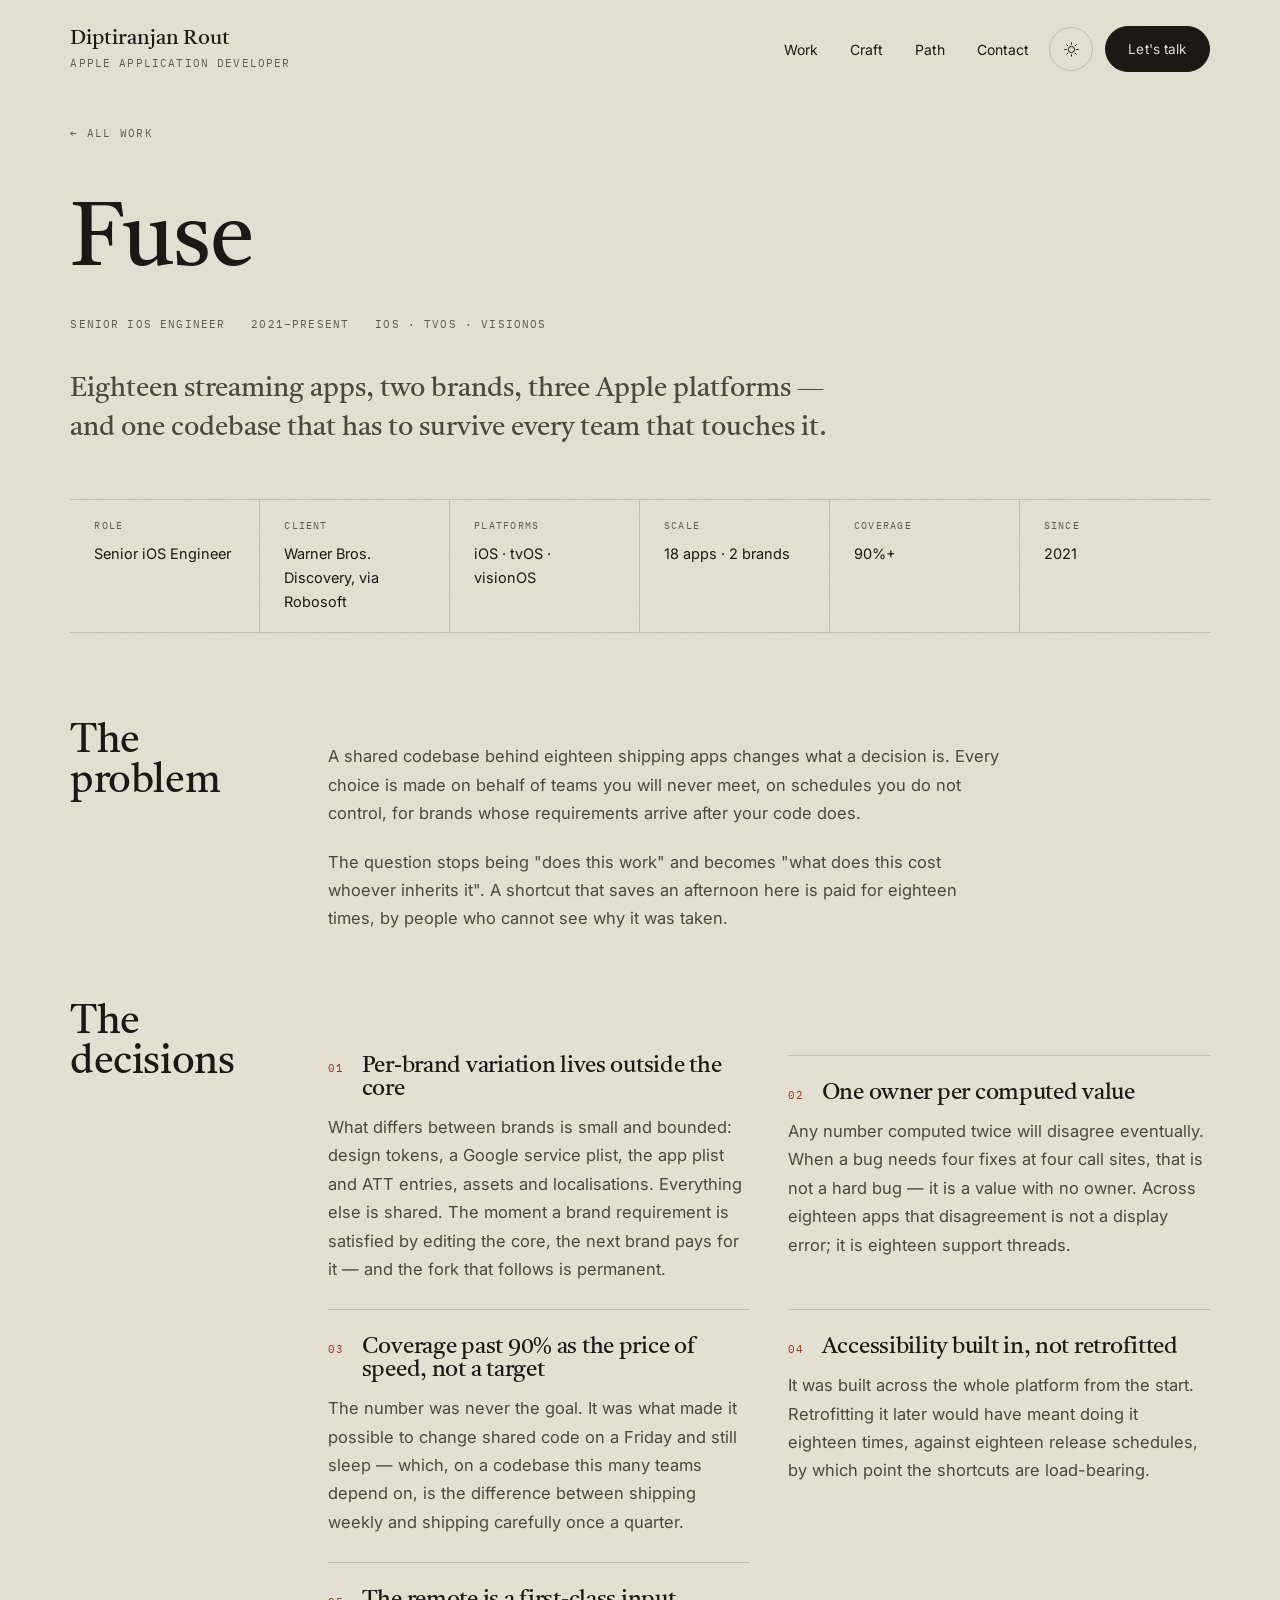
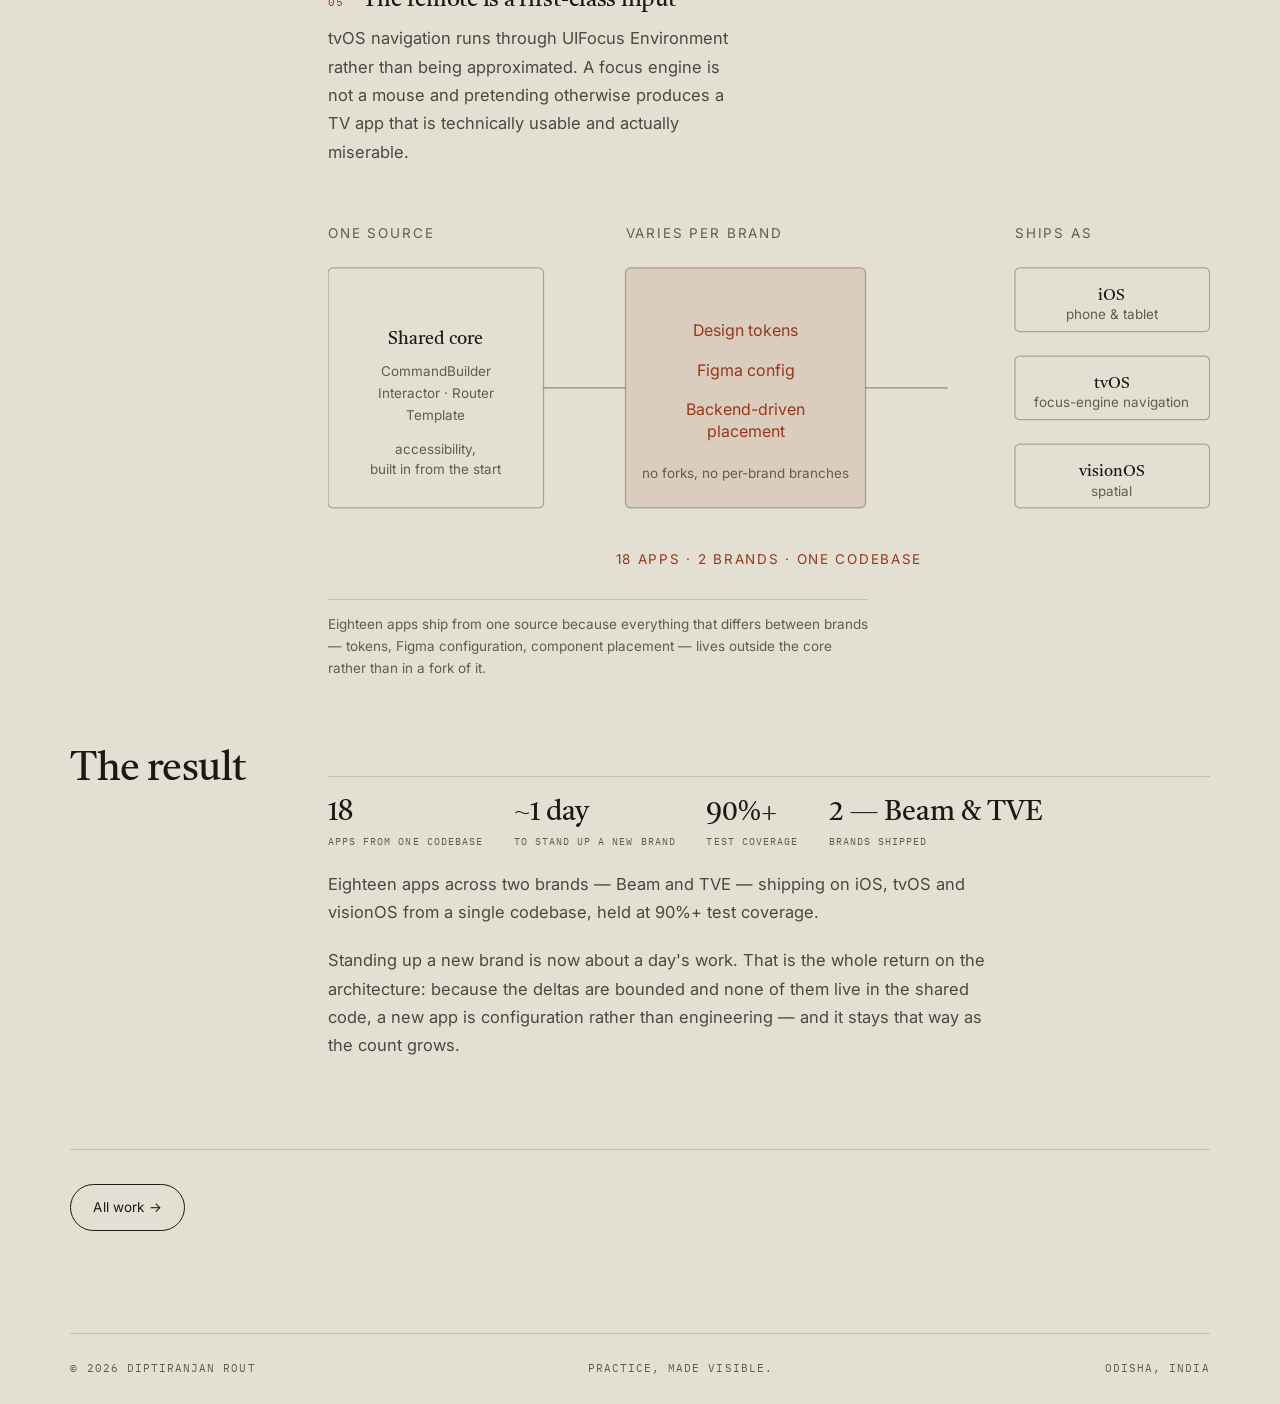
<file: case-fuse.html>
<!DOCTYPE html>
<html lang="en">
<head>
<meta charset="utf-8" />
<meta name="viewport" content="width=device-width, initial-scale=1" />
<title>Fuse — case study — Diptiranjan Rout</title>
<meta name="description" content="How Fuse was built: One codebase shipping eighteen streaming apps across iOS, tvOS and visionOS. A case study by Diptiranjan Rout, Apple application developer." />
<link rel="canonical" href="https://diptirout.com/case-fuse.html">
<meta property="og:site_name" content="Diptiranjan Rout">
<meta property="og:type" content="article">
<meta property="og:url" content="https://diptirout.com/case-fuse.html">
<meta property="og:title" content="Fuse — case study — Diptiranjan Rout">
<meta property="og:description" content="How Fuse was built: One codebase shipping eighteen streaming apps across iOS, tvOS and visionOS. A case study by Diptiranjan Rout, Apple application developer.">
<meta property="og:image" content="https://diptirout.com/shots/og.png">
<meta property="og:image:width" content="1200">
<meta property="og:image:height" content="630">
<meta property="og:image:alt" content="Apple Application Developer — ten years of craft in iOS. Ten years shipping, eighteen apps from one codebase, ninety percent test coverage.">
<meta name="twitter:card" content="summary_large_image">
<meta name="twitter:title" content="Fuse — case study — Diptiranjan Rout">
<meta name="twitter:description" content="How Fuse was built: One codebase shipping eighteen streaming apps across iOS, tvOS and visionOS. A case study by Diptiranjan Rout, Apple application developer.">
<meta name="twitter:image" content="https://diptirout.com/shots/og.png">
<meta name="theme-color" content="#e9e0cd" media="(prefers-color-scheme: light)">
<meta name="theme-color" content="#141a2b" media="(prefers-color-scheme: dark)">

<script>
  (function(){
    var d = document.documentElement;
    d.classList.add('js');
    try{
      var saved = localStorage.getItem('gurukul-theme');
      if (saved) d.setAttribute('data-theme', saved);
    }catch(e){}
  })();
</script>

<link rel="preconnect" href="https://fonts.googleapis.com">
<link rel="preconnect" href="https://fonts.gstatic.com" crossorigin>
<link href="https://fonts.googleapis.com/css2?family=Tiro+Devanagari+Sanskrit:ital@0;1&family=Inter:wght@400;500&family=IBM+Plex+Mono:wght@400&display=swap" rel="stylesheet">
<link rel="stylesheet" href="site.css">
</head>
<body>

<a class="skip" href="#main">Skip to content</a>
<div id="progress"></div>

<header id="top-bar">
  <div class="shell nav">
    <a class="mark" href="index.html">
      <b>Diptiranjan Rout</b>
      <small>Apple Application Developer</small>
    </a>

    <nav class="nav-links" id="menu">
      <ul>
        <li><a href="index.html#work">Work</a></li>
        <li><a href="index.html#craft">Craft</a></li>
        <li><a href="index.html#path">Path</a></li>
        <li><a href="index.html#talk">Contact</a></li>
      </ul>
    </nav>

    <div class="nav-act">
      <button class="icon-btn" id="themeBtn" type="button" aria-label="Switch theme">
        <svg class="sun" viewBox="0 0 24 24" aria-hidden="true"><circle cx="12" cy="12" r="4.4"/><path d="M12 2.5v2.2M12 19.3v2.2M2.5 12h2.2M19.3 12h2.2M5.2 5.2l1.6 1.6M17.2 17.2l1.6 1.6M18.8 5.2l-1.6 1.6M6.8 17.2l-1.6 1.6"/></svg>
        <svg class="moon" viewBox="0 0 24 24" aria-hidden="true"><path d="M20 14.2A8.2 8.2 0 0 1 9.8 4a8.4 8.4 0 1 0 10.2 10.2z"/></svg>
      </button>
      <a class="btn solid" href="index.html#talk">Let's talk</a>
      <button class="icon-btn" id="menuBtn" type="button" aria-expanded="false" aria-controls="menu" aria-label="Open menu"><span class="bars"></span></button>
    </div>
  </div>
</header>

<main id="main">
  <article class="case">
    <div class="shell" id="case">
      <!-- BUILD:study:start -->
      <a class="case-back" href="index.html#work">← All work</a>
          <div class="case-head"><h1>Fuse</h1></div>
          <p class="case-meta"><span>Senior iOS Engineer</span><span>2021–Present</span><span>iOS · tvOS · visionOS</span></p>
          <p class="case-stand">Eighteen streaming apps, two brands, three Apple platforms — and one codebase that has to survive every team that touches it.</p>
          <dl class="glance">
            <div><dt>Role</dt><dd>Senior iOS Engineer</dd></div>
            <div><dt>Client</dt><dd>Warner Bros. Discovery, via Robosoft</dd></div>
            <div><dt>Platforms</dt><dd>iOS · tvOS · visionOS</dd></div>
            <div><dt>Scale</dt><dd>18 apps · 2 brands</dd></div>
            <div><dt>Coverage</dt><dd>90%+</dd></div>
            <div><dt>Since</dt><dd>2021</dd></div>
          </dl>
          <div class="case-body">
          <section class="case-sec"><h2>The problem</h2><div class="case-sec-body"><p>A shared codebase behind eighteen shipping apps changes what a decision is. Every choice is made on behalf of teams you will never meet, on schedules you do not control, for brands whose requirements arrive after your code does.</p>
            <p>The question stops being &quot;does this work&quot; and becomes &quot;what does this cost whoever inherits it&quot;. A shortcut that saves an afternoon here is paid for eighteen times, by people who cannot see why it was taken.</p></div></section>
          <section class="case-sec"><h2>The decisions</h2><div class="case-sec-body"><ol class="dec"><li><h3>Per-brand variation lives outside the core</h3><p>What differs between brands is small and bounded: design tokens, a Google service plist, the app plist and ATT entries, assets and localisations. Everything else is shared. The moment a brand requirement is satisfied by editing the core, the next brand pays for it — and the fork that follows is permanent.</p></li><li><h3>One owner per computed value</h3><p>Any number computed twice will disagree eventually. When a bug needs four fixes at four call sites, that is not a hard bug — it is a value with no owner. Across eighteen apps that disagreement is not a display error; it is eighteen support threads.</p></li><li><h3>Coverage past 90% as the price of speed, not a target</h3><p>The number was never the goal. It was what made it possible to change shared code on a Friday and still sleep — which, on a codebase this many teams depend on, is the difference between shipping weekly and shipping carefully once a quarter.</p></li><li><h3>Accessibility built in, not retrofitted</h3><p>It was built across the whole platform from the start. Retrofitting it later would have meant doing it eighteen times, against eighteen release schedules, by which point the shortcuts are load-bearing.</p></li><li><h3>The remote is a first-class input</h3><p>tvOS navigation runs through UIFocus Environment rather than being approximated. A focus engine is not a mouse and pretending otherwise produces a TV app that is technically usable and actually miserable.</p></li></ol><figure class="fig"><svg viewBox="0 0 720 300" width="720" height="300" role="img" aria-label="A single shared core feeds a per-brand layer of design tokens, Figma configuration and backend-driven component placement, which produces eighteen apps across iOS, tvOS and visionOS."><g class="fig-mute" font-size="11" font-family="var(--f-mono)" letter-spacing="1.5"><text x="0" y="20">ONE SOURCE</text><text x="243" y="20">VARIES PER BRAND</text><text x="561" y="20">SHIPS AS</text></g><g class="fig-box"><rect x="0" y="44" width="176" height="196" rx="4"/></g><text x="88" y="106" text-anchor="middle" class="fig-strong" font-size="15">Shared core</text><text x="88" y="132" text-anchor="middle" class="fig-mute" font-size="11">CommandBuilder</text><text x="88" y="150" text-anchor="middle" class="fig-mute" font-size="11">Interactor · Router</text><text x="88" y="168" text-anchor="middle" class="fig-mute" font-size="11">Template</text><text x="88" y="196" text-anchor="middle" class="fig-mute" font-size="11">accessibility,</text><text x="88" y="212" text-anchor="middle" class="fig-mute" font-size="11">built in from the start</text><rect x="243" y="44" width="196" height="196" rx="4" class="fig-gap"/><g class="fig-box"><rect x="243" y="44" width="196" height="196" rx="4"/></g><text x="341" y="100" text-anchor="middle" class="fig-accent" font-size="13">Design tokens</text><text x="341" y="132" text-anchor="middle" class="fig-accent" font-size="13">Figma config</text><text x="341" y="164" text-anchor="middle" class="fig-accent" font-size="13">Backend-driven</text><text x="341" y="182" text-anchor="middle" class="fig-accent" font-size="13">placement</text><text x="341" y="216" text-anchor="middle" class="fig-mute" font-size="11">no forks, no per-brand branches</text><path d="M176 142 H243" class="fig-arrow"/><path d="M439 142 H506" class="fig-arrow"/><g class="fig-box"><rect x="561" y="44" width="159" height="52" rx="4"/><rect x="561" y="116" width="159" height="52" rx="4"/><rect x="561" y="188" width="159" height="52" rx="4"/></g><text x="640" y="70" text-anchor="middle" class="fig-strong" font-size="13">iOS</text><text x="640" y="86" text-anchor="middle" class="fig-mute" font-size="11">phone &amp; tablet</text><text x="640" y="142" text-anchor="middle" class="fig-strong" font-size="13">tvOS</text><text x="640" y="158" text-anchor="middle" class="fig-mute" font-size="11">focus-engine navigation</text><text x="640" y="214" text-anchor="middle" class="fig-strong" font-size="13">visionOS</text><text x="640" y="230" text-anchor="middle" class="fig-mute" font-size="11">spatial</text><text x="360" y="286" text-anchor="middle" class="fig-accent" font-size="11" font-family="var(--f-mono)" letter-spacing="1.4">18 APPS · 2 BRANDS · ONE CODEBASE</text></svg><figcaption>Eighteen apps ship from one source because everything that differs between brands — tokens, Figma configuration, component placement — lives outside the core rather than in a fork of it.</figcaption></figure></div></section>
          <section class="case-sec"><h2>The result</h2><div class="case-sec-body"><ul class="figs case-figs"><li><b>18</b><span>Apps from one codebase</span></li><li><b>~1 day</b><span>To stand up a new brand</span></li><li><b>90%+</b><span>Test coverage</span></li><li><b>2 — Beam &amp; TVE</b><span>Brands shipped</span></li></ul><p>Eighteen apps across two brands — Beam and TVE — shipping on iOS, tvOS and visionOS from a single codebase, held at 90%+ test coverage.</p>
            <p>Standing up a new brand is now about a day's work. That is the whole return on the architecture: because the deltas are bounded and none of them live in the shared code, a new app is configuration rather than engineering — and it stays that way as the count grows.</p></div></section>
          <div class="case-out">
      
            <a class="btn" href="index.html#work">All work →</a>
          </div>
          </div>
      <!-- BUILD:study:end -->
    </div>
  </article>
</main>

<div class="shell">
  <footer>
    <span>© <span id="yr"></span> Diptiranjan Rout</span>
    <span>Practice, made visible.</span>
    <span>Odisha, India</span>
  </footer>
</div>

<script>
const $  = (s, r = document) => r.querySelector(s);
const $$ = (s, r = document) => [...r.querySelectorAll(s)];

$('#yr').textContent = new Date().getFullYear();

/* ---- theme (same contract as index.html) ---- */
(function theme(){
  const root = document.documentElement;
  const sysDark = matchMedia('(prefers-color-scheme: dark)');
  const isDark = () => root.dataset.theme ? root.dataset.theme === 'dark' : sysDark.matches;
  const sync = () => $('#themeBtn').setAttribute('aria-label', isDark() ? 'Switch to day theme' : 'Switch to night theme');
  $('#themeBtn').addEventListener('click', () => {
    root.dataset.theme = isDark() ? 'light' : 'dark';
    try{ localStorage.setItem('gurukul-theme', root.dataset.theme); }catch(e){}
    sync();
  });
  sysDark.addEventListener('change', sync);
  sync();
})();

/* ---- scroll progress + tucked nav ---- */
const bar = $('#progress'), barTop = $('#top-bar');
const onScroll = () => {
  const max = document.documentElement.scrollHeight - innerHeight;
  bar.style.width = (max > 0 ? Math.min(1, scrollY / max) * 100 : 0) + '%';
  barTop.classList.toggle('tuck', scrollY > 40);
};
addEventListener('scroll', onScroll, { passive:true });
onScroll();

/* ---- mobile menu ---- */
(function menu(){
  const btn = $('#menuBtn'), panel = $('#menu');
  const set = open => {
    btn.setAttribute('aria-expanded', String(open));
    btn.setAttribute('aria-label', open ? 'Close menu' : 'Open menu');
    panel.classList.toggle('open', open);
  };
  btn.addEventListener('click', () => set(btn.getAttribute('aria-expanded') !== 'true'));
  addEventListener('keydown', e => { if (e.key === 'Escape') set(false); });
})();
</script>
</body>
</html>
</file>
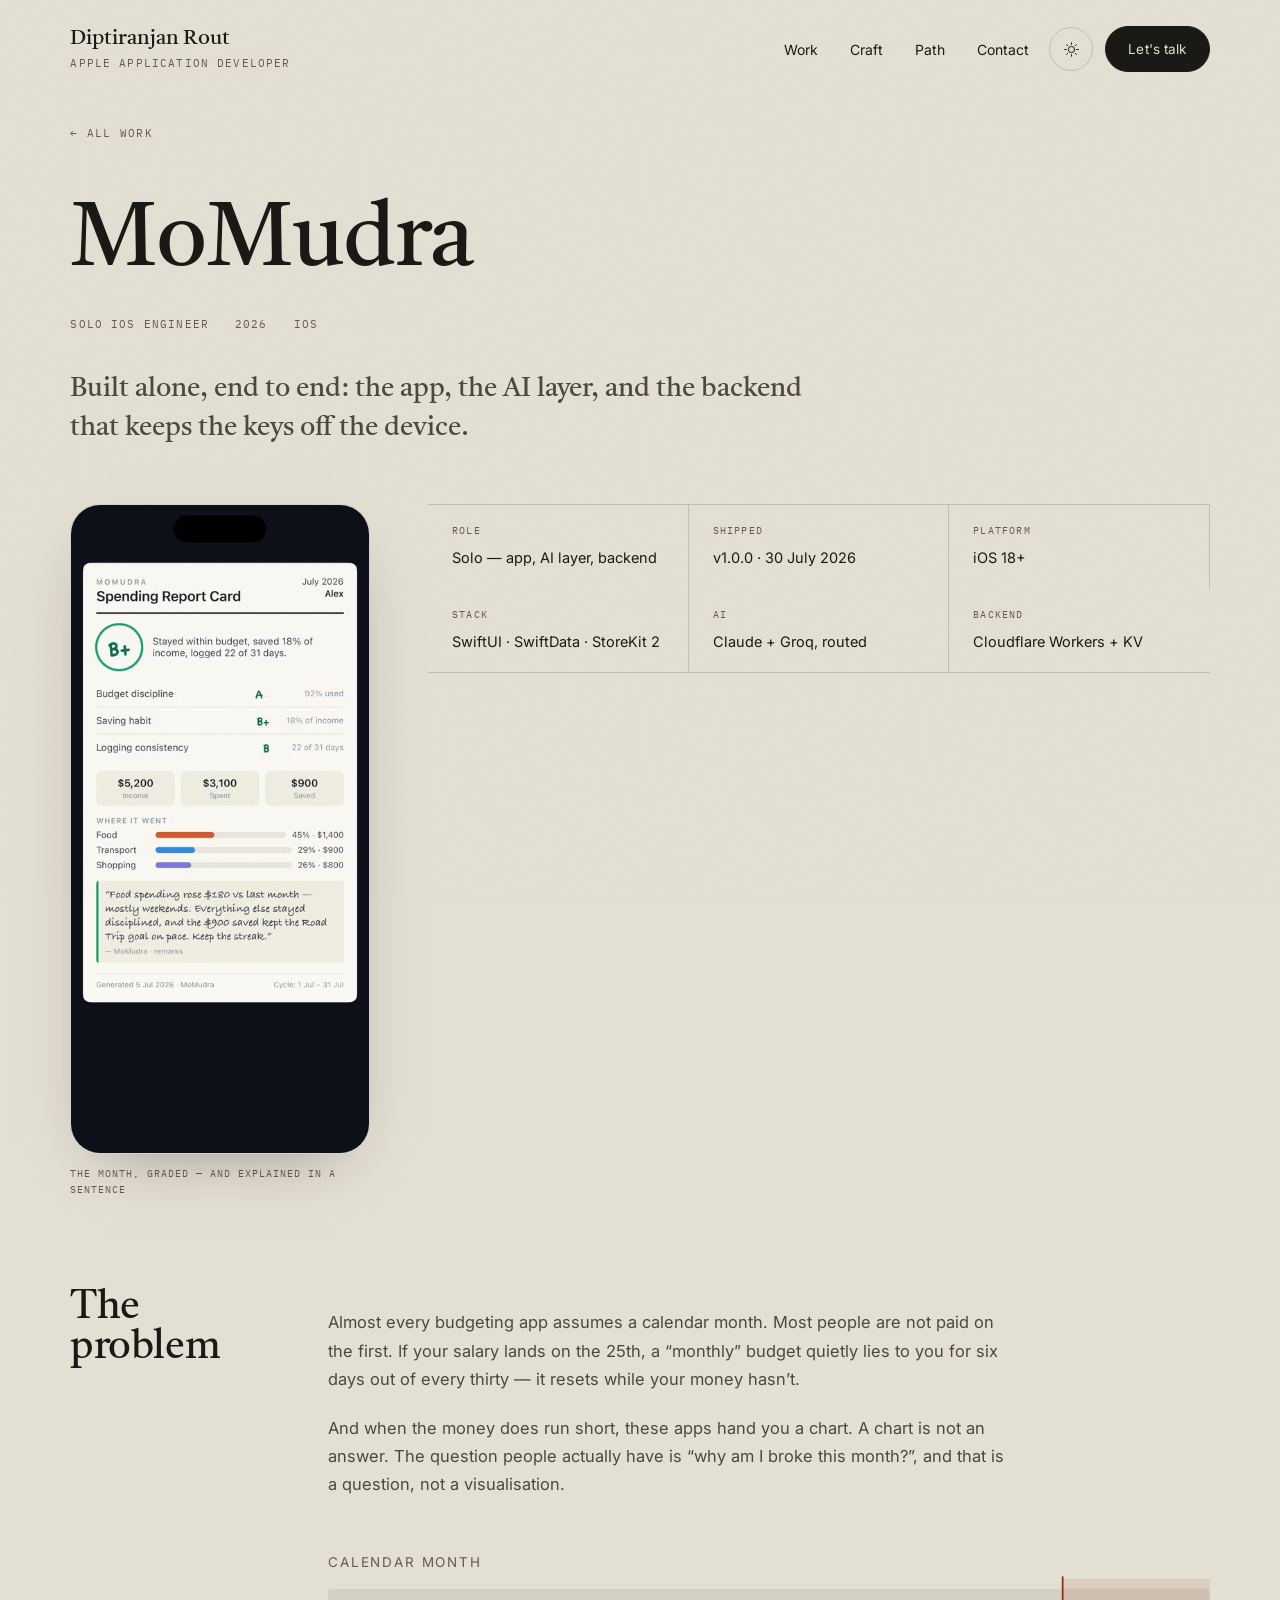
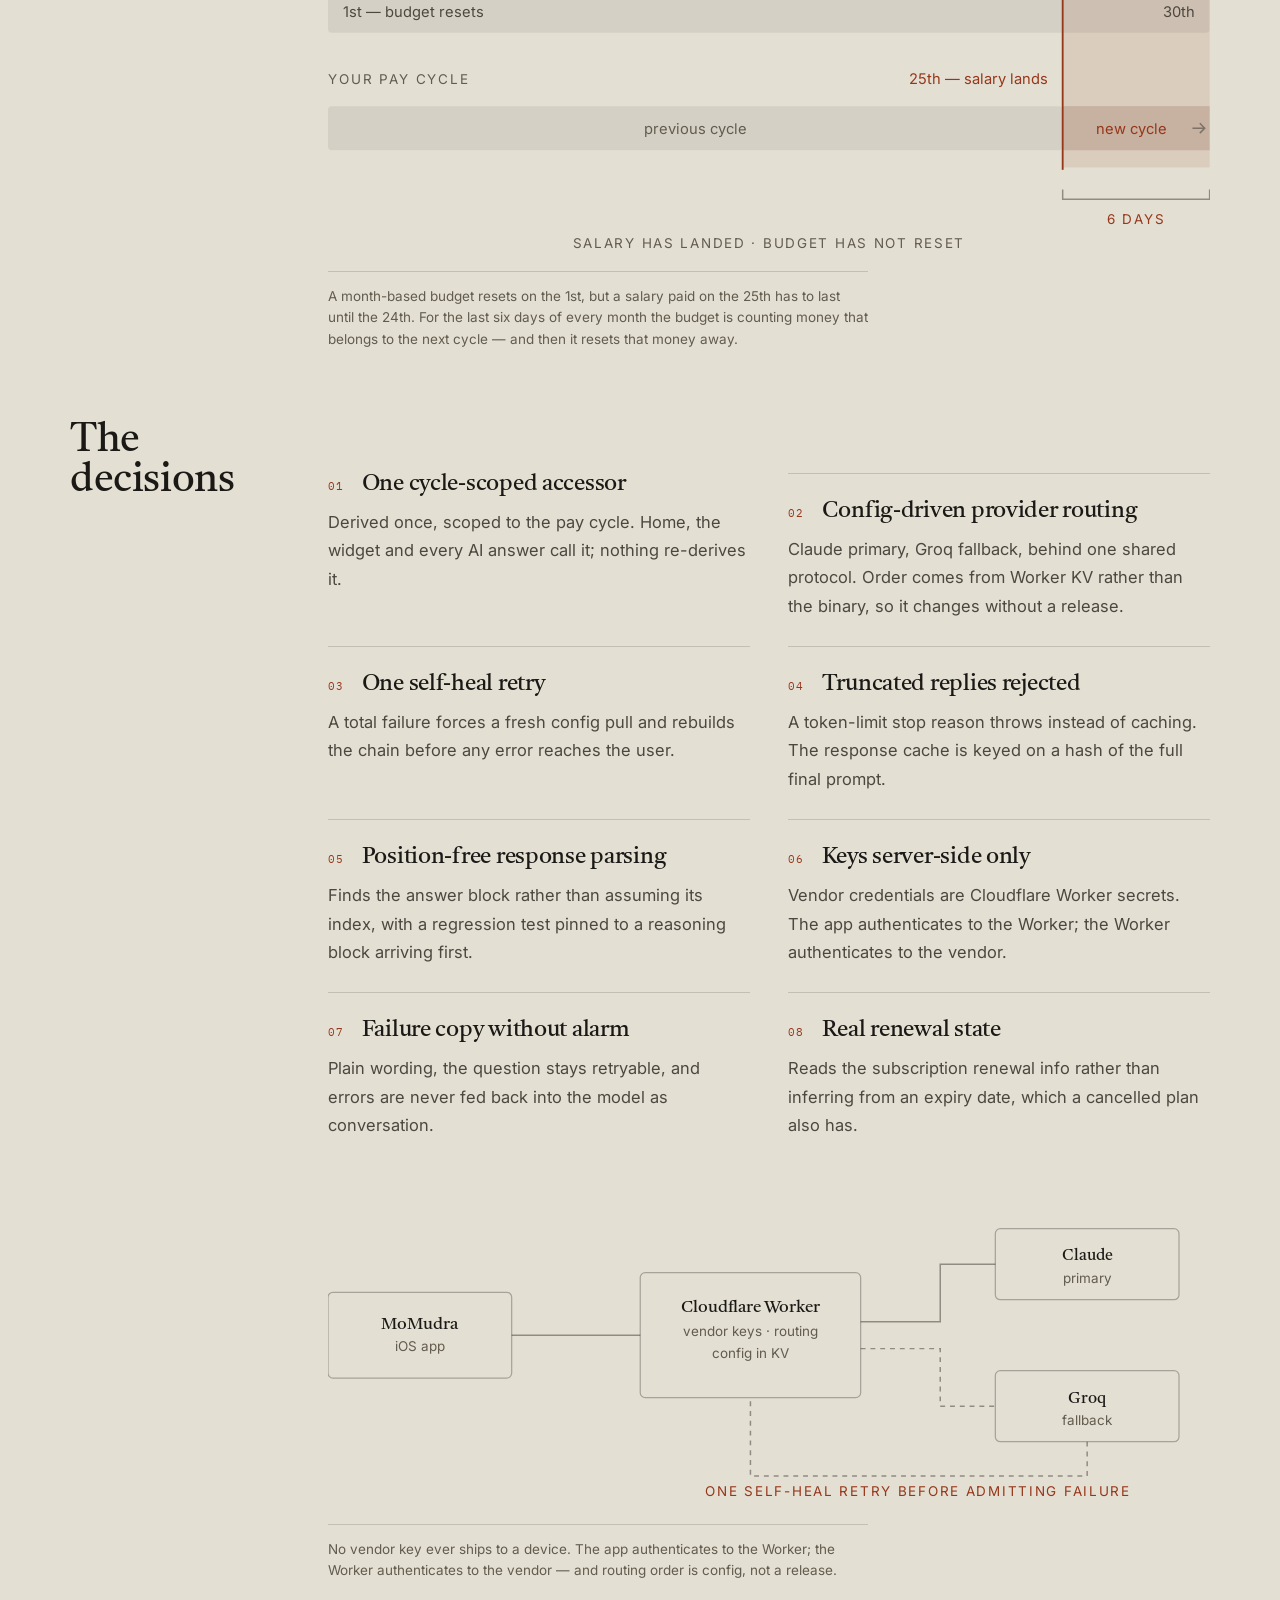
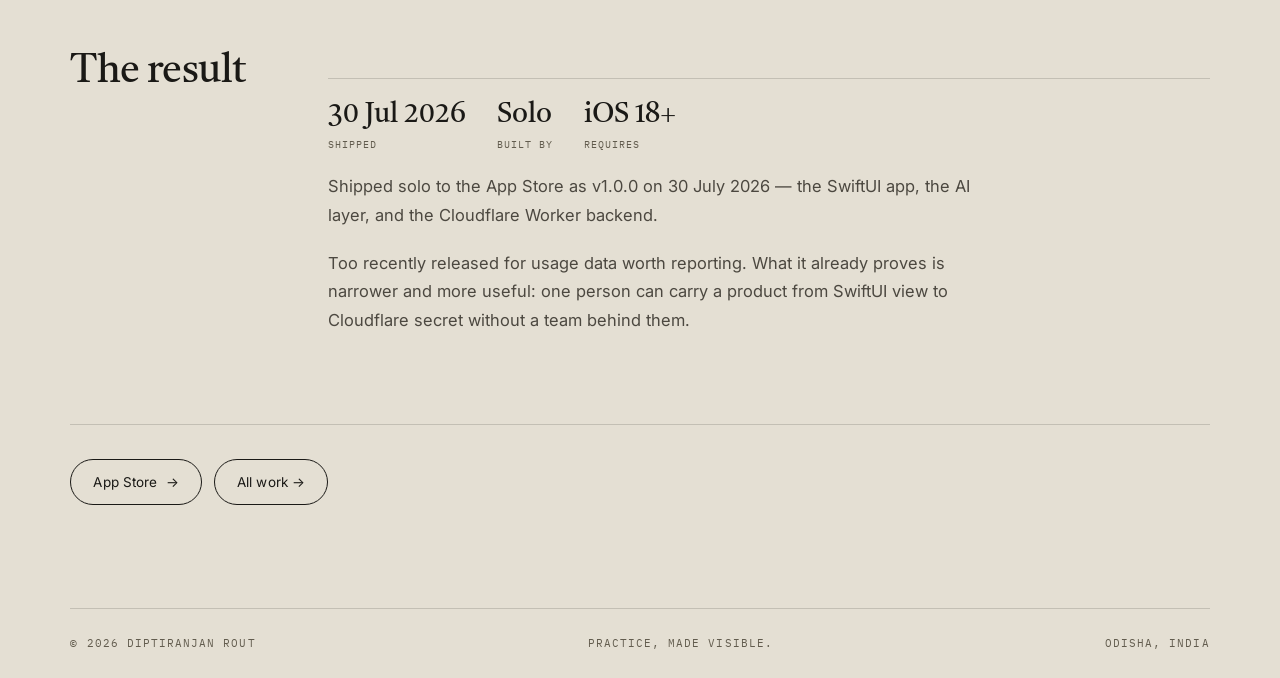
<file: case-momudra.html>
<!DOCTYPE html>
<html lang="en">
<head>
<meta charset="utf-8" />
<meta name="viewport" content="width=device-width, initial-scale=1" />
<title>MoMudra — case study — Diptiranjan Rout</title>
<meta name="description" content="How MoMudra was built: Budgeting that follows your pay cycle, not the calendar month. A case study by Diptiranjan Rout, Apple application developer." />
<link rel="canonical" href="https://diptirout.com/case-momudra.html">
<meta property="og:site_name" content="Diptiranjan Rout">
<meta property="og:type" content="article">
<meta property="og:url" content="https://diptirout.com/case-momudra.html">
<meta property="og:title" content="MoMudra — case study — Diptiranjan Rout">
<meta property="og:description" content="How MoMudra was built: Budgeting that follows your pay cycle, not the calendar month. A case study by Diptiranjan Rout, Apple application developer.">
<meta property="og:image" content="https://diptirout.com/shots/og.png">
<meta property="og:image:width" content="1200">
<meta property="og:image:height" content="630">
<meta property="og:image:alt" content="Apple Application Developer — ten years of craft in iOS. Ten years shipping, eighteen apps from one codebase, ninety percent test coverage.">
<meta name="twitter:card" content="summary_large_image">
<meta name="twitter:title" content="MoMudra — case study — Diptiranjan Rout">
<meta name="twitter:description" content="How MoMudra was built: Budgeting that follows your pay cycle, not the calendar month. A case study by Diptiranjan Rout, Apple application developer.">
<meta name="twitter:image" content="https://diptirout.com/shots/og.png">
<meta name="theme-color" content="#e9e0cd" media="(prefers-color-scheme: light)">
<meta name="theme-color" content="#141a2b" media="(prefers-color-scheme: dark)">

<script>
  (function(){
    var d = document.documentElement;
    d.classList.add('js');
    try{
      var saved = localStorage.getItem('gurukul-theme');
      if (saved) d.setAttribute('data-theme', saved);
    }catch(e){}
  })();
</script>

<link rel="preconnect" href="https://fonts.googleapis.com">
<link rel="preconnect" href="https://fonts.gstatic.com" crossorigin>
<link href="https://fonts.googleapis.com/css2?family=Tiro+Devanagari+Sanskrit:ital@0;1&family=Inter:wght@400;500&family=IBM+Plex+Mono:wght@400&display=swap" rel="stylesheet">
<link rel="stylesheet" href="site.css">
</head>
<body>

<a class="skip" href="#main">Skip to content</a>
<div id="progress"></div>

<header id="top-bar">
  <div class="shell nav">
    <a class="mark" href="index.html">
      <b>Diptiranjan Rout</b>
      <small>Apple Application Developer</small>
    </a>

    <nav class="nav-links" id="menu">
      <ul>
        <li><a href="index.html#work">Work</a></li>
        <li><a href="index.html#craft">Craft</a></li>
        <li><a href="index.html#path">Path</a></li>
        <li><a href="index.html#talk">Contact</a></li>
      </ul>
    </nav>

    <div class="nav-act">
      <button class="icon-btn" id="themeBtn" type="button" aria-label="Switch theme">
        <svg class="sun" viewBox="0 0 24 24" aria-hidden="true"><circle cx="12" cy="12" r="4.4"/><path d="M12 2.5v2.2M12 19.3v2.2M2.5 12h2.2M19.3 12h2.2M5.2 5.2l1.6 1.6M17.2 17.2l1.6 1.6M18.8 5.2l-1.6 1.6M6.8 17.2l-1.6 1.6"/></svg>
        <svg class="moon" viewBox="0 0 24 24" aria-hidden="true"><path d="M20 14.2A8.2 8.2 0 0 1 9.8 4a8.4 8.4 0 1 0 10.2 10.2z"/></svg>
      </button>
      <a class="btn solid" href="index.html#talk">Let's talk</a>
      <button class="icon-btn" id="menuBtn" type="button" aria-expanded="false" aria-controls="menu" aria-label="Open menu"><span class="bars"></span></button>
    </div>
  </div>
</header>

<main id="main">
  <article class="case">
    <div class="shell" id="case">
      <!-- BUILD:study:start -->
      <a class="case-back" href="index.html#work">← All work</a>
          <div class="case-head"><h1>MoMudra</h1></div>
          <p class="case-meta"><span>Solo iOS engineer</span><span>2026</span><span>iOS</span></p>
          <p class="case-stand">Built alone, end to end: the app, the AI layer, and the backend that keeps the keys off the device.</p>
          <div class="case-lead">
            <div class="case-hero"><figure class="media media-shot" data-frame="device"><picture><source type="image/avif" srcset="shots/momudra-report-430.avif 430w, shots/momudra-report-645.avif 645w, shots/momudra-report-860.avif 860w" sizes="(max-width: 860px) 90vw, 380px"><source type="image/webp" srcset="shots/momudra-report-430.webp 430w, shots/momudra-report-645.webp 645w, shots/momudra-report-860.webp 860w" sizes="(max-width: 860px) 90vw, 380px"><img src="shots/momudra-report-860.png" srcset="shots/momudra-report-430.png 430w, shots/momudra-report-645.png 645w, shots/momudra-report-860.png 860w" sizes="(max-width: 860px) 90vw, 380px" width="1206" height="2622" fetchpriority="high" decoding="async" alt="MoMudra spending report card grading a month B+ overall, with budget discipline, saving habit and logging consistency scored separately, a category breakdown, and a written AI remark explaining that food spending rose $180 mostly at weekends."></picture><figcaption>The month, graded — and explained in a sentence</figcaption></figure></div>
            <dl class="glance">
            <div><dt>Role</dt><dd>Solo — app, AI layer, backend</dd></div>
            <div><dt>Shipped</dt><dd>v1.0.0 · 30 July 2026</dd></div>
            <div><dt>Platform</dt><dd>iOS 18+</dd></div>
            <div><dt>Stack</dt><dd>SwiftUI · SwiftData · StoreKit 2</dd></div>
            <div><dt>AI</dt><dd>Claude + Groq, routed</dd></div>
            <div><dt>Backend</dt><dd>Cloudflare Workers + KV</dd></div>
          </dl>
          </div>
          <div class="case-body">
          <section class="case-sec"><h2>The problem</h2><div class="case-sec-body"><p>Almost every budgeting app assumes a calendar month. Most people are not paid on the first. If your salary lands on the 25th, a “monthly” budget quietly lies to you for six days out of every thirty — it resets while your money hasn’t.</p>
            <p>And when the money does run short, these apps hand you a chart. A chart is not an answer. The question people actually have is “why am I broke this month?”, and that is a question, not a visualisation.</p><figure class="fig"><svg viewBox="0 0 720 250" width="720" height="250" role="img" aria-label="A calendar-month budget resets on the 1st, but salary lands on the 25th. For the last six days of the month the budget counts money that belongs to the next pay cycle."><g class="fig-mute" font-size="11" font-family="var(--f-mono)" letter-spacing="1.5"><text x="0" y="16">CALENDAR MONTH</text><text x="0" y="112">YOUR PAY CYCLE</text></g><rect x="600" y="26" width="120" height="154" class="fig-gap"/><rect x="0" y="34" width="720" height="36" rx="3" class="fig-band"/><text x="12" y="57" class="fig-label" font-size="12">1st — budget resets</text><text x="708" y="57" text-anchor="end" class="fig-label" font-size="12">30th</text><text x="588" y="112" text-anchor="end" class="fig-accent" font-size="12">25th — salary lands</text><rect x="0" y="130" width="600" height="36" rx="3" class="fig-band"/><text x="300" y="153" text-anchor="middle" class="fig-mute" font-size="12">previous cycle</text><rect x="600" y="130" width="120" height="36" class="fig-band"/><rect x="600" y="130" width="120" height="36" class="fig-gap"/><text x="656" y="153" text-anchor="middle" class="fig-accent" font-size="12">new cycle</text><path d="M706 148 h10 m-4 -4 l4 4 l-4 4" class="fig-arrow"/><line x1="600" y1="24" x2="600" y2="182" class="fig-accent-line"/><path d="M600 198 V206 H720 V198" class="fig-arrow"/><text x="660" y="226" text-anchor="middle" class="fig-accent" font-size="11" font-family="var(--f-mono)" letter-spacing="1.4">6 DAYS</text><text x="360" y="246" text-anchor="middle" class="fig-mute" font-size="11" font-family="var(--f-mono)" letter-spacing="1.4">SALARY HAS LANDED · BUDGET HAS NOT RESET</text></svg><figcaption>A month-based budget resets on the 1st, but a salary paid on the 25th has to last until the 24th. For the last six days of every month the budget is counting money that belongs to the next cycle — and then it resets that money away.</figcaption></figure></div></section>
          <section class="case-sec"><h2>The decisions</h2><div class="case-sec-body"><ol class="dec"><li><h3>One cycle-scoped accessor</h3><p>Derived once, scoped to the pay cycle. Home, the widget and every AI answer call it; nothing re-derives it.</p></li><li><h3>Config-driven provider routing</h3><p>Claude primary, Groq fallback, behind one shared protocol. Order comes from Worker KV rather than the binary, so it changes without a release.</p></li><li><h3>One self-heal retry</h3><p>A total failure forces a fresh config pull and rebuilds the chain before any error reaches the user.</p></li><li><h3>Truncated replies rejected</h3><p>A token-limit stop reason throws instead of caching. The response cache is keyed on a hash of the full final prompt.</p></li><li><h3>Position-free response parsing</h3><p>Finds the answer block rather than assuming its index, with a regression test pinned to a reasoning block arriving first.</p></li><li><h3>Keys server-side only</h3><p>Vendor credentials are Cloudflare Worker secrets. The app authenticates to the Worker; the Worker authenticates to the vendor.</p></li><li><h3>Failure copy without alarm</h3><p>Plain wording, the question stays retryable, and errors are never fed back into the model as conversation.</p></li><li><h3>Real renewal state</h3><p>Reads the subscription renewal info rather than inferring from an expiry date, which a cancelled plan also has.</p></li></ol><figure class="fig"><svg viewBox="0 0 720 260" width="720" height="260" role="img" aria-label="The app talks only to a Cloudflare Worker, which holds the vendor keys and routing config and calls Claude first, falling back to Groq."><g class="fig-box"><rect x="0" y="86" width="150" height="70" rx="4"/></g><text x="75" y="116" text-anchor="middle" class="fig-strong" font-size="14">MoMudra</text><text x="75" y="134" text-anchor="middle" class="fig-mute" font-size="11">iOS app</text><g class="fig-box"><rect x="255" y="70" width="180" height="102" rx="4"/></g><text x="345" y="102" text-anchor="middle" class="fig-strong" font-size="14">Cloudflare Worker</text><text x="345" y="122" text-anchor="middle" class="fig-mute" font-size="11">vendor keys · routing</text><text x="345" y="140" text-anchor="middle" class="fig-mute" font-size="11">config in KV</text><g class="fig-box"><rect x="545" y="34" width="150" height="58" rx="4"/></g><text x="620" y="60" text-anchor="middle" class="fig-strong" font-size="13">Claude</text><text x="620" y="78" text-anchor="middle" class="fig-mute" font-size="11">primary</text><g class="fig-box"><rect x="545" y="150" width="150" height="58" rx="4"/></g><text x="620" y="176" text-anchor="middle" class="fig-strong" font-size="13">Groq</text><text x="620" y="194" text-anchor="middle" class="fig-mute" font-size="11">fallback</text><path d="M150 121 H255" class="fig-arrow"/><path d="M435 110 H500 V63 H545" class="fig-arrow"/><path d="M435 132 H500 V179 H545" class="fig-arrow fig-dash"/><path d="M620 208 V236 H345 V172" class="fig-arrow fig-dash"/><text x="482" y="252" text-anchor="middle" class="fig-accent" font-size="11" font-family="var(--f-mono)" letter-spacing="1.4">ONE SELF-HEAL RETRY BEFORE ADMITTING FAILURE</text></svg><figcaption>No vendor key ever ships to a device. The app authenticates to the Worker; the Worker authenticates to the vendor — and routing order is config, not a release.</figcaption></figure></div></section>
          <section class="case-sec"><h2>The result</h2><div class="case-sec-body"><ul class="figs case-figs"><li><b>30 Jul 2026</b><span>Shipped</span></li><li><b>Solo</b><span>Built by</span></li><li><b>iOS 18+</b><span>Requires</span></li></ul><p>Shipped solo to the App Store as v1.0.0 on 30 July 2026 — the SwiftUI app, the AI layer, and the Cloudflare Worker backend.</p>
            <p>Too recently released for usage data worth reporting. What it already proves is narrower and more useful: one person can carry a product from SwiftUI view to Cloudflare secret without a team behind them.</p></div></section>
          <div class="case-out">
            <a class="btn" href="https://apps.apple.com/in/app/momudra-ai-money-tracker/id6785097723" target="_blank" rel="noopener">App Store<span class="sr-only"> (opens in a new tab)</span> →</a>
            <a class="btn" href="index.html#work">All work →</a>
          </div>
          </div>
      <!-- BUILD:study:end -->
    </div>
  </article>
</main>

<div class="shell">
  <footer>
    <span>© <span id="yr"></span> Diptiranjan Rout</span>
    <span>Practice, made visible.</span>
    <span>Odisha, India</span>
  </footer>
</div>

<script>
const $  = (s, r = document) => r.querySelector(s);
const $$ = (s, r = document) => [...r.querySelectorAll(s)];

$('#yr').textContent = new Date().getFullYear();

/* ---- theme (same contract as index.html) ---- */
(function theme(){
  const root = document.documentElement;
  const sysDark = matchMedia('(prefers-color-scheme: dark)');
  const isDark = () => root.dataset.theme ? root.dataset.theme === 'dark' : sysDark.matches;
  const sync = () => $('#themeBtn').setAttribute('aria-label', isDark() ? 'Switch to day theme' : 'Switch to night theme');
  $('#themeBtn').addEventListener('click', () => {
    root.dataset.theme = isDark() ? 'light' : 'dark';
    try{ localStorage.setItem('gurukul-theme', root.dataset.theme); }catch(e){}
    sync();
  });
  sysDark.addEventListener('change', sync);
  sync();
})();

/* ---- scroll progress + tucked nav ---- */
const bar = $('#progress'), barTop = $('#top-bar');
const onScroll = () => {
  const max = document.documentElement.scrollHeight - innerHeight;
  bar.style.width = (max > 0 ? Math.min(1, scrollY / max) * 100 : 0) + '%';
  barTop.classList.toggle('tuck', scrollY > 40);
};
addEventListener('scroll', onScroll, { passive:true });
onScroll();

/* ---- mobile menu ---- */
(function menu(){
  const btn = $('#menuBtn'), panel = $('#menu');
  const set = open => {
    btn.setAttribute('aria-expanded', String(open));
    btn.setAttribute('aria-label', open ? 'Close menu' : 'Open menu');
    panel.classList.toggle('open', open);
  };
  btn.addEventListener('click', () => set(btn.getAttribute('aria-expanded') !== 'true'));
  addEventListener('keydown', e => { if (e.key === 'Escape') set(false); });
})();
</script>
</body>
</html>
</file>
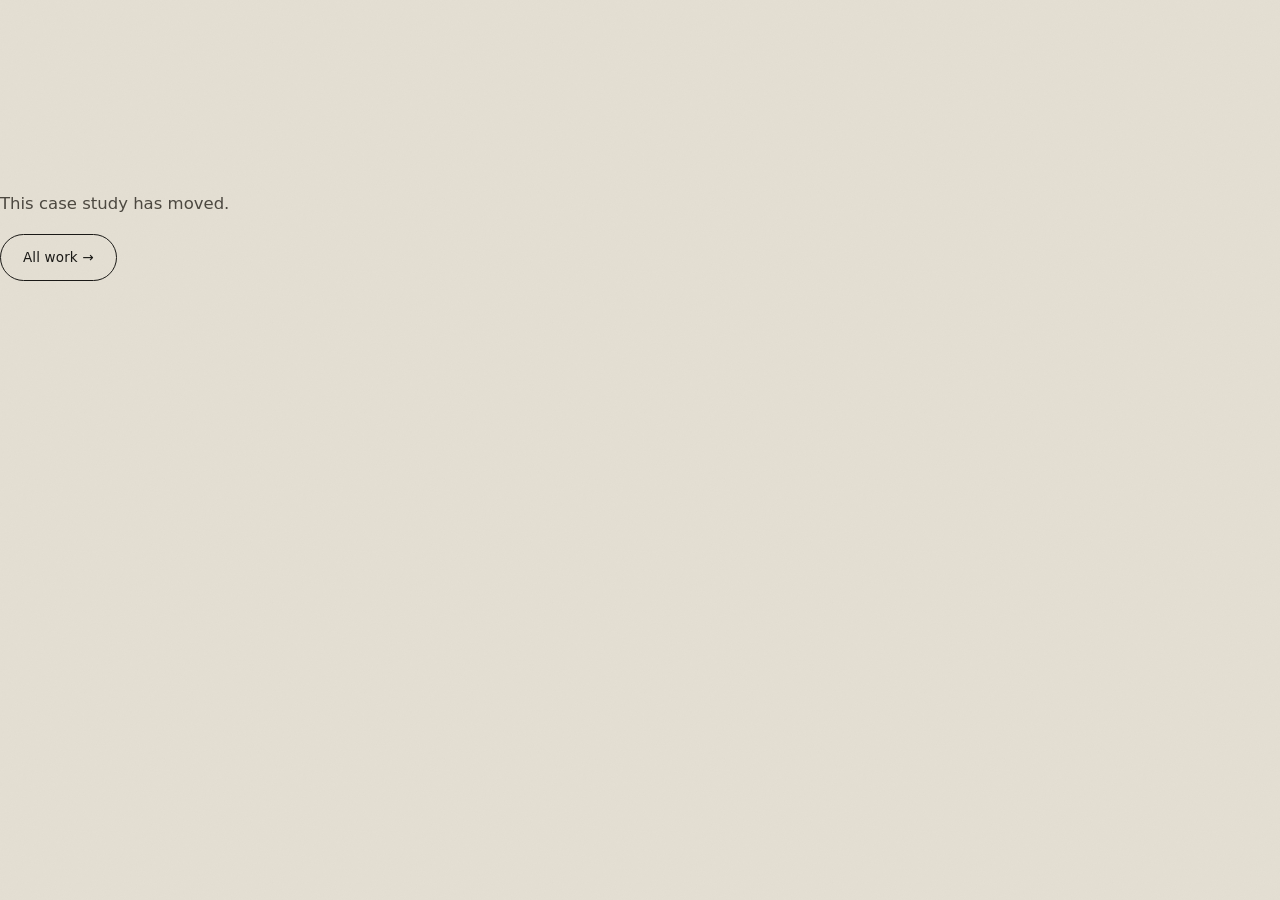
<file: case.html>
<!DOCTYPE html>
<html lang="en">
<head>
<meta charset="utf-8">
<meta name="viewport" content="width=device-width, initial-scale=1">
<meta name="robots" content="noindex">
<title>Case study — Diptiranjan Rout</title>
<link rel="stylesheet" href="site.css">
<!-- Case studies used to live at case.html?p=<slug> and are now static
     pages at case-<slug>.html. Any link already shared in an email or a
     job application still has to work, so this forwards rather than 404s.
     Without JS it degrades to a visible link, never a dead end. -->
<script>
  (function(){
    var slug = new URLSearchParams(location.search).get('p');
    if (slug && /^[a-z0-9-]+$/.test(slug)) location.replace('case-' + slug + '.html');
  })();
</script>
</head>
<body>
<div class="shell" style="padding:18vh 0">
  <p class="lede">This case study has moved.</p>
  <p><a class="btn" id="go" href="index.html#work">All work →</a></p>
</div>
<script>
  var s = new URLSearchParams(location.search).get('p');
  if (s && /^[a-z0-9-]+$/.test(s)) {
    var a = document.getElementById('go');
    a.href = 'case-' + s + '.html';
    a.textContent = 'Continue to the case study →';
  }
</script>
</body>
</html>
</file>
<file: site.css>
/* ============================================================
   GURUKUL — design tokens

   One token set, mounted twice: on :root for day, and on
   .inverse for any dark island inside a light page. Dark mode
   simply mounts the .inverse set on :root, so every component
   theming itself through these names follows automatically and
   nothing needs a second set of rules.
   ============================================================ */
:root{
  color-scheme: light;

  /* Limestone, not parchment. The old values were yellowed like an aged
     paperback, which reads as dated rather than ancient. Stone is what
     actually survives millennia — cooler, higher in value, and it lets the
     sindoor do the warming instead of the ground. */
  /* The page sits deeper than the panels on it. The previous values put
     paper and paper-lit 11% apart in luminance, against 98% in the night
     set — which is why day mode read as one flat sheet of beige while
     night had real depth. Now 27%: the page is the desk, the panels are
     paper on it. */
  --paper:        #e4dfd3;
  --paper-lit:    #faf8f3;
  --paper-deep:   #dbd4c5;
  --ink:          #1a1916;
  --ink-soft:     #4c4840;
  --ink-faint:    #625c4e;   /* 5.0:1 on the deeper paper — carries every micro-label */
  --sindoor:      #96371a;   /* 5.5:1 on paper — the one accent that holds text */
  --haldi:        #b5851a;   /* decorative only; never sized below 24px */
  --oxblood:      #6e1f1f;

  /* Barely there. A visible noise overlay is the single loudest "2015"
     signal on a page; the material should come from colour and space. */
  --grain-op:     .07;
  --grain-blend:  multiply;
  --lift:         rgba(32,26,19,.5);   /* shadow ink */
  --sheen:        rgba(255,255,255,.5);

  --f-display: "Tiro Devanagari Sanskrit", Georgia, "Times New Roman", serif;
  --f-body:    "Inter", system-ui, -apple-system, sans-serif;
  --f-mono:    "IBM Plex Mono", ui-monospace, monospace;

  --ease:  cubic-bezier(.22,.68,0,1);
  --ease2: cubic-bezier(.33,1,.68,1);
  --gut:   clamp(22px, 5.5vw, 92px);
  --hair:  color-mix(in srgb, var(--ink) 16%, transparent);
  --rule:  1px solid var(--hair);
}

/* A dark island inside the light page — used by the night band. */
.inverse,
:root[data-theme="dark"]{
  color-scheme: dark;

  --paper:        #14161e;
  --paper-lit:    #1e222e;
  --paper-deep:   #0d0f15;
  --ink:          #f0ece1;
  --ink-soft:     #b6b1a4;
  --ink-faint:    #918c7e;   /* 4.9:1 on the night ground */
  --sindoor:      #dd7a4f;   /* lifted for a dark ground — 6.0:1 */
  --haldi:        #e8b743;
  --oxblood:      #d78a6a;

  --grain-op:     .05;
  --grain-blend:  overlay;
  --lift:         rgba(0,0,0,.65);
  --sheen:        rgba(255,255,255,.07);
}
@media (prefers-color-scheme: dark){
  :root:not([data-theme="light"]){
    color-scheme: dark;
    --paper:#14161e; --paper-lit:#1e222e; --paper-deep:#0d0f15;
    --ink:#f0ece1; --ink-soft:#b6b1a4; --ink-faint:#918c7e;
    --sindoor:#dd7a4f; --haldi:#e8b743; --oxblood:#d78a6a;
    --grain-op:.05; --grain-blend:overlay;
    --lift:rgba(0,0,0,.65); --sheen:rgba(255,255,255,.07);
  }
  /* Inside dark mode the night band must still read as a *deeper* room,
     not an identical one. */
  :root:not([data-theme="light"]) .inverse{ --paper:#0d0f15; --paper-lit:#171a24; }
}
:root[data-theme="dark"] .inverse{ --paper:#0d0f15; --paper-lit:#171a24; }

.inverse{ background:var(--paper); color:var(--ink); }

*,*::before,*::after{ box-sizing:border-box; }
html{ scroll-behavior:smooth; -webkit-text-size-adjust:100%; }
body{
  margin:0; background:var(--paper); color:var(--ink);
  font-family:var(--f-body); font-weight:400; font-size:17px; line-height:1.66;
  overflow-x:hidden; -webkit-font-smoothing:antialiased;
  transition:background .6s var(--ease), color .6s var(--ease);
}

/* Pressed-fibre grain. Kept low: at .5 it greyed the whole page. */
body::before{
  content:""; position:fixed; inset:0; z-index:9998; pointer-events:none;
  opacity:var(--grain-op); mix-blend-mode:var(--grain-blend);
  background-image:url("data:image/svg+xml,%3Csvg xmlns='http://www.w3.org/2000/svg' width='280' height='280'%3E%3Cfilter id='n'%3E%3CfeTurbulence type='fractalNoise' baseFrequency='0.85' numOctaves='4' stitchTiles='stitch'/%3E%3CfeColorMatrix type='saturate' values='0'/%3E%3C/filter%3E%3Crect width='280' height='280' filter='url(%23n)' opacity='.42'/%3E%3C/svg%3E");
}

img{ max-width:100%; display:block; }
a{ color:inherit; text-decoration:none; }
button{ font:inherit; color:inherit; }
::selection{ background:color-mix(in srgb, var(--haldi) 42%, transparent); }

h1,h2,h3,.display{ font-family:var(--f-display); font-weight:400; letter-spacing:-.012em; line-height:1; margin:0; }
.mono{ font-family:var(--f-mono); }

.shell{ width:100%; max-width:1480px; margin-inline:auto; padding-inline:var(--gut); }

/* Visible to assistive tech, invisible on screen. */
.sr-only{
  position:absolute; width:1px; height:1px; padding:0; margin:-1px;
  overflow:hidden; clip-path:inset(50%); white-space:nowrap; border:0;
}

/* ---------- focus: one visible ring for the whole site ---------- */
:focus-visible{
  outline:2px solid var(--sindoor); outline-offset:3px; border-radius:2px;
}
.skip{
  position:fixed; top:10px; left:10px; z-index:10000;
  background:var(--ink); color:var(--paper); padding:11px 18px; border-radius:4px;
  font-family:var(--f-mono); font-size:12px; letter-spacing:.08em;
  transform:translateY(-160%); transition:transform .3s var(--ease);
}
.skip:focus{ transform:none; }

.eyebrow{
  font-family:var(--f-mono); font-size:11px; font-weight:400;
  letter-spacing:.13em; text-transform:uppercase; color:var(--ink-faint);
  display:flex; align-items:center; gap:.7em;
}
.eyebrow::before{ content:""; width:26px; height:1px; background:var(--sindoor); }

/* ---------- scroll progress ---------- */
#progress{
  position:fixed; top:0; left:0; height:2px; width:0%; z-index:9999;
  background:linear-gradient(90deg, var(--haldi), var(--sindoor));
  transform-origin:left;
}

/* ============================================================
   NAV
   ============================================================ */
header{
  position:fixed; top:0; left:0; right:0; z-index:900;
  transition:padding .5s var(--ease), background .5s, backdrop-filter .5s, border-color .5s;
  padding-block:26px; border-bottom:1px solid transparent;
}
header.tuck{
  padding-block:13px;
  background:color-mix(in srgb, var(--paper) 86%, transparent);
  backdrop-filter:blur(10px) saturate(1.15);
  border-bottom-color:var(--hair);
}
.nav{ display:flex; align-items:center; gap:20px; }
.mark{ line-height:1.15; margin-right:auto; }
.mark b{ font-family:var(--f-display); font-weight:400; font-size:21px; display:block; }
.mark small{ font-family:var(--f-mono); font-size:10.5px; letter-spacing:.11em; text-transform:uppercase; color:var(--ink-faint); }

.nav-links ul{ display:flex; gap:32px; list-style:none; margin:0; padding:0; align-items:center; }
.nav-links a{ position:relative; font-size:14px; padding-block:9px; }
.nav-links a::after{
  content:""; position:absolute; left:0; bottom:0; height:1px; width:0;
  background:var(--sindoor); transition:width .45s var(--ease);
}
.nav-links a:hover::after,
.nav-links a[aria-current="true"]::after{ width:100%; }

.nav-act{ display:flex; align-items:center; gap:12px; }
/* 44px: comfortably past the 24px WCAG 2.2 minimum and the size a thumb
   actually expects. */
.icon-btn{
  width:44px; height:44px; display:grid; place-items:center; cursor:pointer;
  border:1px solid var(--hair); border-radius:50%; background:transparent;
  transition:border-color .4s var(--ease), background .4s var(--ease);
}
.icon-btn:hover{ border-color:var(--sindoor); background:color-mix(in srgb, var(--sindoor) 8%, transparent); }
.icon-btn svg{ width:17px; height:17px; fill:none; stroke:currentColor; stroke-width:1.4; stroke-linecap:round; }
.moon{ display:none; } .sun{ display:block; }
:root[data-theme="dark"] .moon{ display:block; } :root[data-theme="dark"] .sun{ display:none; }
@media (prefers-color-scheme: dark){
  :root:not([data-theme="light"]) .moon{ display:block; }
  :root:not([data-theme="light"]) .sun{ display:none; }
}

.btn{
  display:inline-flex; align-items:center; gap:.6em; border:1px solid var(--ink);
  padding:11px 22px; border-radius:999px; font-size:13.5px; letter-spacing:.01em;
  background:transparent; color:var(--ink); cursor:pointer; overflow:hidden;
  position:relative; isolation:isolate; transition:color .5s var(--ease), border-color .5s var(--ease);
}
.btn::before{
  content:""; position:absolute; inset:0; z-index:-1; background:var(--ink);
  transform:translateY(101%); transition:transform .55s var(--ease);
}
.btn:hover{ color:var(--paper); }
.btn:hover::before{ transform:translateY(0); }
.btn.solid{ background:var(--ink); color:var(--paper); }
.btn.solid::before{ background:var(--sindoor); }
.btn.solid:hover{ color:#fff; border-color:var(--sindoor); }

#menuBtn{ display:none; }
#menuBtn .bars, #menuBtn .bars::before, #menuBtn .bars::after{
  content:""; display:block; width:15px; height:1.4px; background:currentColor;
  transition:transform .4s var(--ease), opacity .25s;
}
#menuBtn .bars::before{ transform:translateY(-5px); }
#menuBtn .bars::after{  transform:translateY(3.6px); }
#menuBtn[aria-expanded="true"] .bars{ background:transparent; }
#menuBtn[aria-expanded="true"] .bars::before{ transform:rotate(45deg); }
#menuBtn[aria-expanded="true"] .bars::after{ transform:rotate(-45deg); }

@media (max-width:900px){
  #menuBtn{ display:grid; }
  /* The CTA used to be display:none here, which left phones with no way to
     reach contact except scrolling the whole page to the footer — on the
     device most likely to be used for a quick look. It stays, compacted. */
  .nav-act .btn{ padding:9px 14px; font-size:10px; letter-spacing:.09em; }
  .nav-links{
    position:fixed; inset:0 0 auto; top:0; padding:96px var(--gut) 44px;
    background:color-mix(in srgb, var(--paper) 97%, transparent);
    backdrop-filter:blur(14px); border-bottom:var(--rule);
    transform:translateY(-102%); transition:transform .55s var(--ease);
    visibility:hidden;
  }
  .nav-links.open{ transform:none; visibility:visible; }
  .nav-links ul{ flex-direction:column; align-items:flex-start; gap:6px; }
  .nav-links a{ font-family:var(--f-display); font-size:34px; padding-block:10px; }
  .nav-links a::after{ display:none; }
}

/* Was nested inside the max-width:900px block above. @media inside @media
   needs CSS Nesting (Safari 16.5+ / Chrome 117+); older parsers treat it as
   an invalid at-rule and drop EVERY rule that follows in the file — which
   silently killed the card grid, the stat line breaks and the portrait
   niche on any browser without nesting support. Kept as a sibling. */
@media (max-width:430px){
  /* The tagline is repeated as the page's own h1 two lines below; dropping
     it here is what makes room for the CTA without crowding. */
  .mark small{ display:none; }
  .nav-act{ gap:8px; }
}

/* ============================================================
   HERO — headline and figure share the first screen.
   The old layout stacked a 480px wheel above the h1, which
   pushed the proposition entirely below the fold.
   ============================================================ */
/* The hero resolves on one screen. It used to run 995px against an 860px
   viewport — 16% past the fold — so it was never seen composed. Now the
   grid takes the height that's left after the header and the foot, and the
   two columns are centred against each other rather than floating. */
.hero{
  min-height:100svh; display:flex; flex-direction:column;
  padding-top:clamp(88px,10.5vh,128px); padding-bottom:clamp(20px,2.2vw,30px);
}
.hero > .shell{ flex:1; display:flex; flex-direction:column; }
.hero-grid{
  flex:1;
  display:grid; grid-template-columns:1.06fr .94fr;
  gap:clamp(20px,2.7vw,44px); align-items:center;
}
.hero-copy .eyebrow{ margin-bottom:clamp(16px,2vw,26px); }

/* Masking/rise behaviour lives entirely in the [data-rv="mask"] rules so
   nothing here out-specifies them — an #id rule beat them once already. */
/* Sized so the longest line ("Application") very nearly fills its column.
   The dead air between the type and the diagram is almost entirely a
   function of headline ink width — a smaller face reopens the gap. */
#headline{ font-size:clamp(50px,8.05vw,112px); line-height:1.03; letter-spacing:-.012em; }
#headline em{ font-style:italic; color:var(--sindoor); }
#headline .tick{
  display:inline-block; width:.5em; height:.05em; background:var(--sindoor);
  vertical-align:.26em; margin-left:.14em;
}
/* The tenure, demoted to a supporting line — it still earns the one
   italic sindoor word the hero is built around. */
.hero-sub{
  margin:clamp(16px,1.8vw,24px) 0 0; font-family:var(--f-display); font-weight:400;
  font-size:clamp(19px,2vw,27px); line-height:1.3; color:var(--ink-soft);
}
.hero-sub em{ font-style:italic; color:var(--sindoor); }

.lede{ margin:clamp(18px,2.2vw,28px) 0 0; color:var(--ink-soft); font-size:16.5px; max-width:44ch; }

.stats{
  display:flex; flex-wrap:wrap; gap:clamp(20px,3vw,40px);
  margin:clamp(26px,3vw,40px) 0 0; padding:22px 0 0; border-top:var(--rule); list-style:none;
}
.stats b{ font-family:var(--f-display); font-weight:400; font-size:clamp(28px,3vw,40px); display:block; line-height:1; font-variant-numeric:tabular-nums; }
.stats span{ font-family:var(--f-mono); font-size:10px; letter-spacing:.11em; text-transform:uppercase; color:var(--ink-faint); display:block; margin-top:8px; }

/* The figure column used to be 183px shorter than the type beside it, which
   left 164px of dead air under it. Sizing it to the column and pinning the
   caption to the bottom makes the two columns read as one composition. */
.hero-figure{
  display:flex; flex-direction:column; align-items:center; justify-content:center;
  gap:clamp(20px,2.4vw,34px); height:100%;
}
/* The hero figure is a diagram, not a toy: no drag, no grab cursor, and
   nothing to fight the page for a touch gesture. It states the thing the
   whole page argues — one core, every Apple platform. */
.platform-fig{
  position:relative; width:min(100%, clamp(260px, 40vw, 560px)); aspect-ratio:1/1;
  will-change:transform, opacity;
}
.platform-fig canvas{ width:100%; height:100%; display:block; }
.platform-fig::after{
  content:""; position:absolute; inset:-10%; z-index:-1; border-radius:50%;
  background:radial-gradient(closest-side, color-mix(in srgb, var(--haldi) 12%, transparent), transparent 72%);
}
.fig-cap{
  display:flex; align-items:center; gap:14px; font-family:var(--f-mono);
  font-size:10px; letter-spacing:.1em; text-transform:uppercase; color:var(--ink-faint);
  text-align:center; flex-wrap:wrap; justify-content:center;
}
.fig-cap .momentum{ color:var(--sindoor); }
@media (hover:none){ .hover-only{ display:none; } }
.fig-cap .momentum b{ font-size:13px; font-variant-numeric:tabular-nums; }

.hero-foot{
  margin-top:clamp(20px,2.4vw,32px); padding-top:20px; border-top:var(--rule);
  display:flex; align-items:flex-start; justify-content:space-between; gap:32px; flex-wrap:wrap;
}
.fig-note{
  margin:0; color:var(--ink-soft); font-size:13.5px; line-height:1.5;
  max-width:34ch; text-align:center; text-wrap:balance;
}
.scrollcue{ display:flex; align-items:center; gap:12px; font-family:var(--f-mono); font-size:10px; letter-spacing:.13em; text-transform:uppercase; color:var(--ink-faint); white-space:nowrap; }
.scrollcue i{ display:block; width:52px; height:1px; background:var(--hair); position:relative; overflow:hidden; }
.scrollcue i::after{ content:""; position:absolute; inset:0; background:var(--sindoor); animation:sweep 2.8s var(--ease) infinite; }
@keyframes sweep{ 0%{transform:translateX(-100%)} 60%,100%{transform:translateX(100%)} }

@media (max-width:980px){
  .hero{ min-height:0; }
  .hero-grid{ grid-template-columns:1fr; gap:clamp(30px,6vw,46px); }
  .hero-figure{ order:-1; }
  .platform-fig{ width:min(78vw, 340px); }
  .hero-foot{ flex-direction:column-reverse; }
}

/* The kolam dot divider was removed. It separated two sections that
   were already separated — .craft carries its own border-block and a
   background shift — so it was pure ornament, and it painted an
   opaque var(--paper) patch to knock a hole in its own hairline,
   which read as a visible mismatched block on any ground but the
   default one. Two failures for zero work done. */

/* ============================================================
   SECTION FRAME
   ============================================================ */
.sec{ padding-block:clamp(88px,12vw,180px); }
.sec-head{ display:grid; grid-template-columns:auto 1fr; gap:clamp(24px,4.5vw,72px); align-items:end; margin-bottom:clamp(48px,7vw,92px); }
.sec-head h2{ font-size:clamp(38px,6vw,92px); }
/* The numeral sits beside the heading, never inside it — in the old build
   the accessible name and the document outline both read "01Selected work". */
.sec-num{
  display:block; font-family:var(--f-mono); font-size:11px; letter-spacing:.15em;
  color:var(--sindoor); margin-bottom:1.4em;
}
.sec-head .note{ color:var(--ink-soft); font-size:15px; max-width:46ch; justify-self:end; }
@media (max-width:860px){ .sec-head{ grid-template-columns:1fr; align-items:start; } .sec-head .note{ justify-self:start; } }

/* The scrolling technology belt was removed deliberately: a
   decontextualised list of eighteen framework names is a skills
   badge wall, and it claimed expertise the projects should be
   demonstrating instead. Tags stayed — those are scoped to the
   project that earned them, which makes them evidence. */

/* ============================================================
   WORK
   ============================================================ */
/* The right panel now carries the substance (architecture + chips), so it
   gets the wider column, and both columns hang from the top — centring a
   short title block against a tall panel left it floating in space. */
/* A card leads with a visual, then a scan layer, then prose — in that
   order, because that is the order a reader who owes you nothing will
   use them. The diagram spans the full card width: these are wide
   figures, and squeezing one into a side column shrinks its labels
   below legibility, which defeats the point of drawing it. */
.card{
  position:relative; isolation:isolate;
  display:grid; gap:clamp(22px,3vw,40px);
  padding-block:clamp(30px,3.6vw,52px); border-bottom:var(--rule);
}
.cards > .card:first-child{ border-top:var(--rule); }
.card::before{
  content:""; position:absolute; inset:0 calc(var(--gut) * -.4); z-index:-1;
  background:linear-gradient(180deg, color-mix(in srgb, var(--paper-lit) 92%, transparent), transparent);
  opacity:0; transition:opacity .55s var(--ease);
}
.card:hover::before{ opacity:1; }

.card-vis{ min-width:0; }
.card-vis .media-diagram{
  /* Full card width made these ~475px tall and the card read as a poster
     with a caption. Capped so the figure supports the text rather than
     replacing it. */
  max-width:820px;
  padding:clamp(18px,2.4vw,32px);
  border:var(--rule); border-radius:6px;
  background:linear-gradient(160deg, color-mix(in srgb, var(--paper-lit) 62%, transparent), transparent 80%);
}
.card-vis .media-ph{ max-width:340px; }
/* A 0.46-ratio phone screenshot in an 820px-wide slot would be ~1700px
   tall. Sized like a device held next to the text instead. */
.card-vis .media-shot{ max-width:300px; }

/* Identity first, THEN the picture. With the diagram on top, scrolling gave
   you a figure with no idea whose it was until the name appeared below it.
   The metrics ride alongside the name so the head block answers what this
   is and how it went before any visual appears. */
.card-head{
  display:grid; grid-template-columns:minmax(0,1.15fr) minmax(0,.85fr);
  column-gap:clamp(24px,3.6vw,60px); align-items:end;
}
.card-head > .owner,
.card-head > h3,
.card-head > .one,
.card-head > .card-meta{ grid-column:1; }
.card-head > .figs{ grid-column:2; grid-row:2 / span 4; align-self:end; margin-top:0; }

.card-body{ min-width:0; }
.card-body .arch{ max-width:62ch; }

/* A wide diagram wants the full width; a phone screenshot is 0.46 ratio and
   capped at 300px, so full width left ~840px of dead air beside it. When the
   visual is a screenshot the card goes two-column and the prose fills that
   space instead. */
@supports selector(:has(*)){
  @media (min-width:861px){
    .card:has(.card-vis .media-shot){
      grid-template-columns:300px minmax(0,1fr);
      grid-template-areas:"head head" "vis body";
      column-gap:clamp(28px,3.6vw,56px);
    }
    .card:has(.card-vis .media-shot) > .card-head{ grid-area:head; }
    .card:has(.card-vis .media-shot) > .card-vis{ grid-area:vis; }
    .card:has(.card-vis .media-shot) > .card-body{ grid-area:body; align-self:start; }
  }
}

.card .idx{
  position:absolute; top:clamp(30px,3.6vw,52px); right:0;
  font-family:var(--f-mono); font-size:11px; letter-spacing:.12em;
  color:var(--ink-faint); transition:color .45s var(--ease);
}
.card:hover .idx{ color:var(--sindoor); }

.owner{
  display:block; margin-bottom:12px;
  font-family:var(--f-mono); font-size:9.5px; letter-spacing:.16em;
  text-transform:uppercase; color:var(--ink-faint);
}
.owner-mine{ color:var(--sindoor); }
.owner-mine::before{
  content:""; display:inline-block; width:16px; height:1px; vertical-align:.28em;
  margin-right:.7em; background:var(--sindoor);
}
.card h3{ font-size:clamp(26px,3.4vw,44px); line-height:1.05; }

/* The scannable line. If a recruiter reads one thing per project, this
   is it — so it gets real size, not caption treatment. */
.card .one{
  margin:14px 0 0; font-family:var(--f-display); font-weight:400;
  font-size:clamp(17px,1.5vw,21px); line-height:1.4; color:var(--ink);
  max-width:34ch;
}
.card .card-meta{
  margin:14px 0 0; font-family:var(--f-mono); font-size:10.5px;
  letter-spacing:.11em; text-transform:uppercase; color:var(--ink-faint);
}

/* Deliberately the same treatment as the hero's 10+ / 18 / 90%+. That
   pairing already reads in under a second, and repeating it means a
   reader learns the pattern once. */
.figs{
  display:flex; flex-wrap:wrap; gap:clamp(18px,2.4vw,34px);
  margin:clamp(20px,2.4vw,30px) 0 0; padding:20px 0 0;
  border-top:var(--rule); list-style:none;
}
.figs b{
  font-family:var(--f-display); font-weight:400; display:block; line-height:1;
  font-size:clamp(22px,2.2vw,30px); font-variant-numeric:tabular-nums; color:var(--ink);
}
.figs span{
  display:block; margin-top:7px; font-family:var(--f-mono); font-size:9.5px;
  letter-spacing:.11em; text-transform:uppercase; color:var(--ink-faint);
}

.tags{ display:flex; flex-wrap:wrap; gap:7px; margin:0; padding:0; list-style:none; }
.led-year{
  display:block; margin-top:3px; font-family:var(--f-mono); font-size:9.5px;
  letter-spacing:.1em; color:var(--ink-faint);
}
.tags li{
  font-family:var(--f-mono); font-size:10.5px; letter-spacing:.1em; text-transform:uppercase;
  border:var(--rule); border-radius:999px; padding:4px 11px; color:var(--ink-soft);
}

/* Prose is the reward for scrolling, not the entry fee — so it sits
   below the scan layer, in the body face, sized to be read rather than
   admired. */
.card .arch{ margin:clamp(18px,2vw,24px) 0 0; font-size:14.5px; line-height:1.68; color:var(--ink-soft); }
.card .arch .lbl{
  display:block; margin-bottom:10px;
  font-family:var(--f-mono); font-size:9.5px; letter-spacing:.1em;
  text-transform:uppercase; color:var(--ink-faint);
}

/* An unanswered detail, marked as one. */
.gap{
  font-style:italic; color:var(--ink-faint);
  border-bottom:1px dotted color-mix(in srgb, var(--ink-faint) 55%, transparent);
}

/* Always visible. The old CTA revealed on hover, which meant a touch
   user and a keyboard user could not see there was a way in at all. */
.card-links{ display:flex; flex-wrap:wrap; gap:10px 22px; margin:clamp(20px,2.2vw,28px) 0 0; }
.card-cta{
  font-family:var(--f-mono); font-size:11px; letter-spacing:.1em; text-transform:uppercase;
  color:var(--sindoor); border-bottom:1px solid transparent;
  padding:6px 0; min-height:24px;
  transition:border-color .4s var(--ease), color .4s var(--ease);
}
.card-cta:hover{ border-bottom-color:var(--sindoor); }
.card-cta.ghost{ color:var(--ink-faint); }
.card-cta.ghost:hover{ color:var(--ink); border-bottom-color:var(--ink-faint); }

@media (max-width:860px){
  .card-head{ grid-template-columns:1fr; }
  .card-head > .figs{ grid-column:1; grid-row:auto; }
  /* A 720-unit diagram squeezed into a 293px phone renders its labels at
     roughly 4px. Below this width the figure scrolls in its own container
     instead of shrinking past legibility — the page itself never scrolls
     sideways. */
  .card-vis .media-diagram{ overflow-x:auto; -webkit-overflow-scrolling:touch; }
  .card-vis .media-diagram svg{ min-width:640px; }
  .card-vis .media-diagram::after{
    content:"scroll to see the whole diagram"; display:block; margin-top:10px;
    font-family:var(--f-mono); font-size:9.5px; letter-spacing:.1em;
    text-transform:uppercase; color:var(--ink-faint);
  }
  .card-body{ grid-template-columns:1fr; }
  .card-body > .tags,
  .card-body > .arch,
  .card-body > .card-links{ grid-column:1; }
  .card-body > .tags{ margin-top:clamp(20px,3vw,26px); }
  .card .idx{ position:static; display:block; margin-bottom:10px; }
}


/* ============================================================
   CRAFT — palm-leaf strips (tāla-patra)
   ============================================================ */
.craft{ background:color-mix(in srgb, var(--paper-lit) 55%, transparent); border-block:var(--rule); }
/* Was 4 columns for 5 items: three empty cells rendered as grey blocks,
   because the container painted the gaps. And 250px columns squeezed the
   prose to 23 characters a line, which is unreadable.
   Now: wider columns (≈48ch), and each leaf carries its own hairline so an
   empty cell is simply empty. */
.leaves{
  display:grid; grid-template-columns:repeat(auto-fit, minmax(300px,1fr));
  gap:1px; background:transparent;
}
.leaf{
  background:transparent; box-shadow:0 0 0 1px var(--hair);
  padding:clamp(34px,3.2vw,52px) clamp(28px,2.6vw,42px);
  position:relative; overflow:hidden; transition:background .5s var(--ease);
  /* Column so the evidence line can be pushed to the floor — otherwise it
     sits wherever each paragraph happens to end and the row's footers step
     up and down across the grid. */
  display:flex; flex-direction:column;
}
/* A whisper of fibre, not a costume. At opacity .5 over 3px stripes this
   was mimicking a dried leaf literally; abstracted, it just reads as
   material. */
.leaf::before{
  content:""; position:absolute; inset:0; pointer-events:none; opacity:.16;
  background:repeating-linear-gradient(
    to bottom,
    transparent 0 6px,
    color-mix(in srgb, var(--ink) 4%, transparent) 6px 7px
  );
}
.leaf:hover{ background:color-mix(in srgb, var(--paper-lit) 65%, transparent); }
.leaf > *{ position:relative; }
/* The drawn binding cord and stitch holes were removed: literal props.
   A single accent rule states "this is a leaf in a stack" without
   illustrating one. */
.leaf::after{
  content:""; position:absolute; left:0; top:0; width:34px; height:2px;
  background:color-mix(in srgb, var(--sindoor) 55%, transparent);
}
.leaf .n{ font-family:var(--f-mono); font-size:10.5px; letter-spacing:.11em; color:var(--sindoor); text-transform:uppercase; display:block; }
.leaf h3{ font-size:clamp(22px,2.1vw,29px); margin:16px 0 14px; }
.leaf p{ margin:0 0 26px; color:var(--ink-soft); font-size:15px; line-height:1.68; }

/* THE SCAN LAYER
   A reader who reads only the .take lines and the figures should still get
   the whole argument. So the takeaway is set in the display face at reading
   size and full ink, and the paragraph beneath it steps down — the prose is
   the reward for stopping, not the price of understanding. */
.take{
  font-family:var(--f-display); font-weight:400;
  font-size:clamp(16px,1.35vw,19px); line-height:1.42;
  color:var(--ink); margin:0 0 16px !important;
}
.leaf .take{ margin-bottom:16px !important; }

/* A code artifact is evidence, not decoration — so it is small, quiet, and
   only appears where it shows the principle doing something. Wide lines
   scroll inside the block; the page never scrolls sideways. */
.snip{
  margin:0 0 24px; padding:14px 16px; overflow-x:auto;
  border:var(--rule); border-left:2px solid color-mix(in srgb, var(--sindoor) 40%, transparent);
  border-radius:4px; background:color-mix(in srgb, var(--paper-deep) 55%, transparent);
}
.snip code{
  font-family:var(--f-mono); font-size:11px; line-height:1.72;
  color:var(--ink-soft); display:block;
  /* The leaf columns are ~313px, so `pre` made every snippet scroll even on
     a wide screen. Wrapping with a hanging indent keeps the real identifier
     names intact and nothing hidden behind a sideways scroll. */
  white-space:pre-wrap; overflow-wrap:anywhere;
  padding-left:1.6em; text-indent:-1.6em;
}

/* The one countable fact about an era, in the same figure treatment used by
   the hero, the cards and the case studies. */
.era-fig{
  margin:0 0 18px !important; font-family:var(--f-mono); font-size:10.5px;
  letter-spacing:.1em; text-transform:uppercase; color:var(--ink-faint);
}
.era-fig b{
  font-family:var(--f-display); font-weight:400; font-size:19px;
  color:var(--ink); letter-spacing:0; font-variant-numeric:tabular-nums;
}
/* Evidence anchor, not a chip row. The old <code> badges listed
   frameworks — claiming expertise. This names the project where the
   conviction above was actually paid for. */
.leaf-sig{
  margin-top:auto; padding-top:16px; border-top:var(--rule);
  font-family:var(--f-mono); font-size:10px; letter-spacing:.1em;
  text-transform:uppercase; color:var(--ink-faint);
}
.leaf-sig b{ color:var(--sindoor); font-weight:400; }

/* ============================================================
   PATH — timeline, lit by diyas
   ============================================================ */
.line{ position:relative; margin:0; padding:0; list-style:none; }
.line::before{ content:""; position:absolute; left:7px; top:10px; bottom:10px; width:1px; background:var(--hair); }
.line li{ position:relative; padding:0 0 clamp(34px,4vw,54px) clamp(34px,4vw,56px); }
.line li:last-child{ padding-bottom:0; }
.lamp{ position:absolute; left:0; top:6px; width:15px; height:15px; border-radius:50%; background:var(--paper); border:1px solid var(--sindoor); }
.lamp::after{ content:""; position:absolute; inset:3px; border-radius:50%; background:var(--haldi); animation:flicker 3.6s ease-in-out infinite; }
.line li:nth-child(2) .lamp::after{ animation-delay:-1.1s; }
.line li:nth-child(3) .lamp::after{ animation-delay:-2.2s; }
.line li:nth-child(4) .lamp::after{ animation-delay:-.6s; }
@keyframes flicker{
  0%,100%{ opacity:.82; box-shadow:0 0 0 0 color-mix(in srgb, var(--haldi) 40%, transparent); }
  50%    { opacity:1;   box-shadow:0 0 13px 3px color-mix(in srgb, var(--haldi) 42%, transparent); }
}
.line .yr{ font-family:var(--f-mono); font-size:11px; letter-spacing:.11em; color:var(--ink-faint); }
.line h3{ font-size:clamp(23px,2.5vw,34px); margin:8px 0 6px; }
.line .co{ color:var(--sindoor); font-size:14px; }
.line p{ margin:12px 0 0; color:var(--ink-soft); font-size:14.5px; max-width:62ch; }

/* ============================================================
   THE NIGHT BAND — the one place the page changes value.
   Day → dusk → day gives the scroll a rhythm the all-parchment
   version never had, and it is the only ground on which the
   haldi accent actually glows.
   ============================================================ */
.night{
  position:relative; overflow:hidden; text-align:center;
  padding-block:clamp(88px,12vw,168px);
}
.night::before{
  content:""; position:absolute; left:50%; bottom:-30%; translate:-50% 0;
  width:min(880px, 120%); aspect-ratio:1/1; pointer-events:none;
  background:radial-gradient(closest-side, color-mix(in srgb, var(--haldi) 20%, transparent), transparent 70%);
}
.night > *{ position:relative; }
.verse{
  font-family:var(--f-display); font-style:italic;
  font-size:clamp(26px,3.8vw,50px); line-height:1.34;
  max-width:20ch; margin:0 auto; color:var(--ink);
}
.verse-src{ font-family:var(--f-mono); font-size:10px; letter-spacing:.13em; text-transform:uppercase; color:var(--ink-faint); margin-top:28px; }
/* Was a drawn oil lamp with a wobbling flame — charming, and firmly
   clip-art. Now it is just light: a point source that breathes. */
.diya{ width:10px; height:10px; margin:0 auto clamp(38px,5vw,60px); position:relative; }
.diya::after{
  content:""; position:absolute; inset:0; border-radius:50%;
  background:var(--haldi);
  box-shadow:0 0 34px 10px color-mix(in srgb, var(--haldi) 34%, transparent);
  animation:emberBreath 5s ease-in-out infinite;
}
@keyframes emberBreath{
  0%,100%{ opacity:.72; transform:scale(1); }
  50%    { opacity:1;   transform:scale(1.16); }
}

/* ============================================================
   CONTACT
   ============================================================ */
/* ============================================================
   CONTACT — portrait niche

   The portrait sits here rather than in the hero on purpose: the hero's
   job is the argument (one core, every Apple platform) and a face there
   would compete with it. Here it does real work — it turns "this is
   good" into "I'll write to this person."

   The arch is a niche, not an avatar circle: a doorway/alcove shape,
   which belongs to the same architectural language as the rest of the
   page and doesn't read as a social-media profile picture.
   ============================================================ */
.availability{
  display:flex; align-items:baseline; gap:10px; flex-wrap:wrap;
  margin:clamp(20px,2.4vw,28px) 0 0; font-size:14.5px; color:var(--ink-soft);
}
.availability b{ font-weight:400; color:var(--ink); }
.avail-dot{
  width:7px; height:7px; border-radius:50%; background:var(--sindoor);
  flex:none; align-self:center;
  box-shadow:0 0 0 3px color-mix(in srgb, var(--sindoor) 22%, transparent);
}

.talk-grid{
  display:grid; grid-template-columns:minmax(240px, .78fr) 1.22fr;
  gap:clamp(32px,5vw,84px); align-items:center;
}
.portrait{ margin:0; }
.portrait-niche{
  position:relative; overflow:hidden;
  aspect-ratio:1/1;
  border:1px solid var(--hair);
  border-radius:50% 50% 10px 10px / 42% 42% 10px 10px;
  background:var(--paper-lit);
  box-shadow:0 18px 48px -30px var(--lift);
}
.portrait-niche img{
  width:100%; height:100%; object-fit:cover; display:block;
  /* The source render is lit for a white page. On the night ground it
     would glare, so it's eased down rather than left burning. */
  filter:brightness(.99) saturate(.97);
}
/* A warm floor under the niche — the same lamp the diya uses. */
.portrait::before{
  content:""; position:absolute; z-index:-1; inset:auto 8% -6% 8%; height:38%;
  background:radial-gradient(closest-side, color-mix(in srgb, var(--haldi) 20%, transparent), transparent 72%);
  pointer-events:none;
}
.portrait{ position:relative; }
.portrait figcaption{
  margin-top:20px; text-align:center;
  font-family:var(--f-mono); font-size:10px; letter-spacing:.12em;
  text-transform:uppercase; color:var(--ink-faint);
}
@media (prefers-color-scheme: dark){
  :root:not([data-theme="light"]) .portrait-niche img{ filter:brightness(.84) saturate(.9) sepia(.10); }
}
:root[data-theme="dark"] .portrait-niche img{ filter:brightness(.84) saturate(.9) sepia(.10); }

@media (max-width:860px){
  .talk-grid{ grid-template-columns:1fr; gap:clamp(28px,6vw,44px); }
  .portrait-niche{ max-width:320px; margin-inline:auto; }
  .portrait figcaption{ text-align:left; }
}

.talk h2{ font-size:clamp(44px,9vw,142px); }
.talk .mailto{ display:inline-block; position:relative; font-family:var(--f-display); font-size:clamp(20px,3.1vw,42px); margin-top:24px; }
.talk .mailto::after{ content:""; position:absolute; left:0; bottom:.06em; height:1px; width:100%; background:currentColor; opacity:.35; transform-origin:left; transition:transform .55s var(--ease); }
.talk .mailto:hover::after{ transform:scaleX(0); }
.socials{ display:flex; flex-wrap:wrap; gap:12px; margin:44px 0 0; padding:0; list-style:none; }
footer{ border-top:var(--rule); padding-block:26px; display:flex; flex-wrap:wrap; gap:14px; justify-content:space-between; font-family:var(--f-mono); font-size:10.5px; letter-spacing:.1em; text-transform:uppercase; color:var(--ink-faint); }

/* ============================================================
   REVEAL — four gestures, not one.
   Every element used to arrive with the same 1s fade-and-rise,
   which is why nothing felt authored. Each variant is now tied
   to what the thing is: rules draw, headings unmask, images
   settle, everything else rises.
   ============================================================ */
/* Scroll-DRIVEN, not scroll-triggered. `animation-timeline: view()` binds
   each element's progress to its own position in the viewport, so the
   reveal is scrubbed — scroll back and it plays backwards. It also runs off
   the compositor rather than the main thread, and it replaced an
   IntersectionObserver plus ~15 lines of class-toggling JS.

   Everything sits inside @supports and starts VISIBLE. A browser without
   scroll timelines shows a finished page rather than a blank one, which is
   the right failure. */
[data-rv="mask"] .m{ display:block; padding-bottom:.16em; margin-bottom:-.16em; }

@supports (animation-timeline: view()){
  .js [data-rv]{
    animation:rvUp linear both;
    animation-timeline:view();
    animation-range:entry 4% cover 20%;
  }
  .js [data-rv="scale"]{ animation-name:rvScale; animation-range:entry 2% cover 26%; }

  /* The heading masks animate their inner line, not the block. */
  .js [data-rv="mask"]{ animation:none; }
  .js [data-rv="mask"] .m{ overflow:hidden; }
  .js [data-rv="mask"] .m > span{
    display:block;
    animation:rvMask linear both;
    animation-timeline:view();
    animation-range:entry 4% cover 18%;
  }

  /* The headline is already on screen at load, so a view() timeline would
     show it finished. It keeps a one-shot entrance instead. */
  .js #headline{ animation:none; }
  .js #headline .m{ overflow:hidden; }
  .js #headline .m > span{
    display:block; animation:rvMask .85s var(--ease) both; animation-timeline:auto;
  }
  .js #headline .m:nth-child(2) > span{ animation-delay:.09s; }
  .js #headline .m:nth-child(3) > span{ animation-delay:.18s; }

  /* Siblings entering on the same line get a small positional stagger. */
  [data-d="1"]{ animation-range:entry 7% cover 22%; }
  [data-d="2"]{ animation-range:entry 10% cover 24%; }
  [data-d="3"]{ animation-range:entry 13% cover 26%; }
  [data-d="4"]{ animation-range:entry 16% cover 28%; }
}

@keyframes rvUp   { from{ opacity:0; transform:translateY(20px); } to{ opacity:1; transform:none; } }
@keyframes rvScale{ from{ opacity:0; transform:scale(1.05); } to{ opacity:1; transform:none; } }
@keyframes rvMask { from{ transform:translateY(105%); } to{ transform:none; } }

@media (prefers-reduced-motion:reduce){
  *{ animation-duration:.001s !important; animation-iteration-count:1 !important; transition-duration:.001s !important; }
  .js [data-rv]{ animation:none !important; opacity:1 !important; transform:none !important; }
  .js [data-rv="mask"] .m > span,
  .js #headline .m > span{ animation:none !important; transform:none !important; }
  html{ scroll-behavior:auto; }
}

/* ============================================================
   MEDIA
   Every visual on the site renders through media.js into these
   classes. Two rules matter here:

   1. The device frame is drawn in CSS, never baked into the image.
      A bare screenshot stays theme-aware, reusable at any size, and
      does not carry dated mockup chrome in its pixels.
   2. A placeholder reserves the EXACT final aspect ratio, so the
      layout does not move when the real asset lands. A frame that
      admits it is empty beats a broken image or a stock photo.
   ============================================================ */
.media{ display:block; margin:0; width:100%; }
.media img,
.media video{ display:block; width:100%; height:auto; }

.media-shot[data-frame="device"] picture{
  display:block; position:relative; overflow:hidden;
  border:1px solid var(--hair);
  border-radius:clamp(16px,2.6vw,30px);
  background:var(--paper-lit);
  box-shadow:0 24px 64px -36px var(--lift);
}
.media-diagram svg{ width:100%; height:auto; display:block; }

.media figcaption{
  margin-top:12px; font-family:var(--f-mono); font-size:10px;
  letter-spacing:.1em; text-transform:uppercase; color:var(--ink-faint);
}

.media-ph{
  display:grid; place-content:center; align-content:center; gap:10px;
  padding:20px; text-align:center;
  border:1px dashed color-mix(in srgb, var(--ink) 24%, transparent);
  border-radius:clamp(14px,2.2vw,24px);
  background:
    repeating-linear-gradient(135deg,
      color-mix(in srgb, var(--ink) 3%, transparent) 0 10px,
      transparent 10px 20px);
}
.media-ph-mark{
  font-family:var(--f-mono); font-size:10px; letter-spacing:.12em;
  text-transform:uppercase; color:var(--ink-faint);
}
.media-ph-slot{
  font-family:var(--f-mono); font-size:11px; color:var(--ink-soft);
  word-break:break-all;
}

@media (prefers-reduced-motion:reduce){
  .media video{ animation:none; }
}

/* ============================================================
   CASE STUDY (case.html)
   One narrow column. A case study is read, not scanned, so the
   measure stays near 68ch and nothing competes with the prose.
   ============================================================ */
.case{ padding-top:clamp(104px,13vh,150px); padding-bottom:clamp(60px,8vw,110px); }
.case-back{
  display:inline-flex; align-items:center; gap:.6em; font-family:var(--f-mono);
  font-size:10.5px; letter-spacing:.12em; text-transform:uppercase; color:var(--ink-faint);
  transition:color .4s var(--ease);
}
.case-back:hover{ color:var(--sindoor); }
.case-head{ margin:clamp(28px,4vw,52px) 0 0; max-width:20ch; }
.case-head h1{ font-size:clamp(44px,7vw,104px); line-height:1.04; }
.case-meta{
  display:flex; flex-wrap:wrap; gap:10px 26px; margin-top:26px;
  font-family:var(--f-mono); font-size:10.5px; letter-spacing:.11em;
  text-transform:uppercase; color:var(--ink-faint);
}
.case-stand{
  margin:clamp(26px,3vw,40px) 0 0; max-width:52ch;
  font-family:var(--f-display); font-size:clamp(19px,2.1vw,27px);
  line-height:1.42; color:var(--ink-soft);
}
/* The hero visual sits above the standfirst: a reader should see the thing
   before being told about it. Full measure, not the 68ch prose column. */
.case-hero{ margin:clamp(34px,4.5vw,56px) 0 0; }
.case-lead{ margin:clamp(34px,4.5vw,56px) 0 0; }
.case-lead .case-hero{ margin:0; }
@media (min-width:1000px){
  .case-lead{
    display:grid; grid-template-columns:300px minmax(0,1fr);
    column-gap:clamp(36px,4.5vw,80px); align-items:start;
  }
  /* Stacked into a narrower column, the glance reads as a list rather than
     a strip, so its cells wrap to two per row instead of six across. */
  .case-lead .glance{ margin:0; }
  .case-lead .glance > div{ flex:1 1 200px; }
}
.case-hero .media-diagram{
  padding:clamp(20px,2.6vw,36px);
  border:var(--rule); border-radius:6px;
  background:linear-gradient(160deg, color-mix(in srgb, var(--paper-lit) 62%, transparent), transparent 80%);
}
.case-hero .media-shot{ max-width:300px; }
@media (max-width:720px){
  .case-hero .media-diagram{ overflow-x:auto; }
  .case-hero .media-diagram svg{ min-width:640px; }
}

/* Outcome numbers, in the same treatment as the hero stats and the cards. */
.case-figs{ margin:26px 0 0; padding:22px 0 0; border-top:var(--rule); }

/* The study used to be one 68ch column hugging the left edge — 51% of a
   1440px page, with a 632px empty gutter beside it and seven screens of
   scrolling. Each section is now its own grid: the heading sits in a left
   rail and sticks while its section is on screen, and lists spread across
   the width the prose does not need. */
.case-body{ margin-top:clamp(52px,7vw,96px); }
.case-sec{ margin-top:clamp(44px,5.5vw,78px); }
.case-sec:first-child{ margin-top:0; }
.case-sec-body{ min-width:0; }
/* Prose keeps a readable measure even though its container is now wide. */
.case-sec-body > p{ max-width:68ch; }

@media (min-width:1000px){
  .case-sec{
    display:grid; grid-template-columns:minmax(0,200px) minmax(0,1fr);
    column-gap:clamp(36px,4.5vw,80px); align-items:start;
  }
  .case-sec > h2{
    position:sticky; top:104px; margin:0;
    border-top:0; padding-top:0;
  }
  /* Eight decisions stacked ran nearly two screens on their own. */
  .dec{ display:grid; grid-template-columns:repeat(auto-fit,minmax(290px,1fr)); gap:0 clamp(28px,3vw,52px); }
  .takeaways{ columns:2; column-gap:clamp(28px,3.4vw,56px); }
  .takeaways li{ break-inside:avoid; }
}

.case-body h2{
  font-size:clamp(26px,3.2vw,40px); margin:clamp(48px,6vw,84px) 0 0;
  padding-top:clamp(26px,3vw,38px); border-top:var(--rule);
}
.case-body h2:first-child{ margin-top:0; border-top:0; padding-top:0; }
.case-body p{ margin:20px 0 0; color:var(--ink-soft); font-size:16.5px; line-height:1.72; }
.case-body > p:first-of-type{ margin-top:22px; }

/* numbered decision list — the spine of the study */
.dec{ list-style:none; margin:26px 0 0; padding:0; counter-reset:d; }
.dec > li{ counter-increment:d; padding:26px 0 0; }
.dec > li + li{ margin-top:26px; border-top:var(--rule); }
.dec h3{
  font-size:clamp(18px,1.9vw,23px); display:flex; gap:.75em; align-items:baseline;
}
.dec h3::before{
  content:counter(d,decimal-leading-zero); font-family:var(--f-mono); font-size:11px;
  letter-spacing:.11em; color:var(--sindoor); flex:none;
}
.dec p{ margin-top:12px; }

.takeaways{ list-style:none; margin:26px 0 0; padding:0; }
.takeaways li{
  position:relative; padding:0 0 0 30px; margin-top:18px;
  color:var(--ink-soft); font-size:16.5px; line-height:1.7;
}
.takeaways li::before{
  content:""; position:absolute; left:0; top:.62em; width:14px; height:1px;
  background:var(--sindoor);
}

.case-out{ margin-top:clamp(56px,7vw,96px); padding-top:34px; border-top:var(--rule); display:flex; flex-wrap:wrap; gap:12px; }

/* A study that isn't written yet says so, rather than 404-ing. */
.case-soon{ margin-top:36px; color:var(--ink-soft); font-size:16.5px; max-width:56ch; }

/* ---------- at a glance: the ten-second read ---------- */
/* Flex, not grid: a grid with a 1px-gap background leaves a filled
   grey cell whenever the item count doesn't divide by the column
   count. Flex-wrap simply has no empty cells, at any count. */
.glance{
  display:flex; flex-wrap:wrap; margin:clamp(34px,4vw,52px) 0 0; padding:0;
  border-block:var(--rule);
}
.glance > div{
  flex:1 1 165px; padding:18px 24px;
  border-right:var(--rule);
}
.glance > div:last-child{ border-right:0; }
.glance dt{
  font-family:var(--f-mono); font-size:9.5px; letter-spacing:.13em;
  text-transform:uppercase; color:var(--ink-faint);
}
.glance dd{ margin:8px 0 0; font-size:14.5px; color:var(--ink); }

/* ---------- figures ----------
   Full-bleed of the reading measure, because a diagram constrained
   to 68ch is a diagram nobody can read. */
/* Sits on the reading measure. An earlier attempt to bleed these wider
   used `margin-left:min(0px,-8%)`, which resolved negative against the
   container and pushed the diagram off the left edge of the page. */
.fig{ margin:clamp(32px,4vw,48px) 0 0; }
.fig svg{ width:100%; height:auto; display:block; }
.fig figcaption{
  margin-top:18px; padding-top:14px; border-top:var(--rule);
  font-size:13.5px; line-height:1.6; color:var(--ink-faint); max-width:60ch;
}
.fig-band{ fill:color-mix(in srgb, var(--ink) 7%, transparent); }
.fig-gap{ fill:color-mix(in srgb, var(--sindoor) 11%, transparent); }
.fig-edge{ stroke:color-mix(in srgb, var(--ink) 34%, transparent); stroke-width:1; }
.fig-accent-line{ stroke:var(--sindoor); stroke-width:1.5; }
.fig-box rect{ fill:none; stroke:color-mix(in srgb, var(--ink) 30%, transparent); stroke-width:1; }
.fig-arrow{ fill:none; stroke:color-mix(in srgb, var(--ink) 42%, transparent); stroke-width:1.2; }
.fig-dash{ stroke-dasharray:4 4; }
.fig-strong{ fill:var(--ink); font-family:var(--f-display); }
.fig-mute{ fill:var(--ink-faint); font-family:var(--f-body); }
.fig-label{ fill:var(--ink-soft); font-family:var(--f-body); }
.fig-accent{ fill:var(--sindoor); font-family:var(--f-body); }

@media (max-width:720px){
  .fig figcaption{ font-size:13px; }
}

/* ============================================================
   SHIPPED — the breadth ledger.
   Deliberately typographic, not a card grid: this section is the
   footnote to Selected Work, and it must never compete with it.
   ============================================================ */
.shipped{ border-top:var(--rule); }
.ledger{
  display:grid; grid-template-columns:repeat(auto-fit, minmax(250px,1fr));
  gap:clamp(28px,3vw,44px) clamp(24px,3vw,56px);
}
.led-group{ border-top:var(--rule); padding-top:20px; }
.led-domain{
  font-family:var(--f-mono); font-size:10px; font-weight:400; letter-spacing:.13em;
  text-transform:uppercase; color:var(--sindoor);
}
.led-apps{ list-style:none; margin:16px 0 0; padding:0; }
.led-apps li{ padding:7px 0; }
.led-name{ font-family:var(--f-display); font-size:18px; display:block; }
.led-note{
  font-family:var(--f-mono); font-size:10px; letter-spacing:.12em;
  text-transform:uppercase; color:var(--ink-faint); display:block; margin-top:5px;
}
/* Only a listing that still resolves gets link affordance. */
.led-live{ display:block; position:relative; transition:color .4s var(--ease); }
.led-live .led-name{ display:inline-block; position:relative; }
.led-live .led-name::after{
  content:""; position:absolute; left:0; bottom:-2px; height:1px; width:0;
  background:var(--sindoor); transition:width .45s var(--ease);
}
.led-live:hover{ color:var(--sindoor); }
.led-live:hover .led-name::after{ width:100%; }
.led-live .led-name::before{
  content:"↗"; position:absolute; right:-16px; top:-2px;
  font-family:var(--f-mono); font-size:10px; color:var(--ink-faint);
}


/* ---------- path: narrative beside the era's toolset ----------
   The stack column is the quiet argument of this section — read the four
   of them top to bottom and you get Objective-C to visionOS without a
   single sentence claiming it. */
/* Single column now that the tag list is gone — it was the only reason
   this row was ever a grid. */
.era{ display:block; }
@media (max-width:820px){
  .era{ grid-template-columns:1fr; gap:20px; }
}

/* ---------- what hasn't changed ----------
   Closing band of The path. The era column above shows the tools turning
   over every two years; this is the constant underneath it. No icons —
   four decorative glyphs would be four objects with no purpose. */
.constants{
  margin-top:clamp(40px,5vw,68px); padding-top:clamp(26px,3vw,38px);
  border-top:var(--rule);
}
.constants > h3{
  font-family:var(--f-mono); font-size:10px; font-weight:400; letter-spacing:.1em;
  text-transform:uppercase; color:var(--sindoor); margin-bottom:clamp(22px,2.6vw,32px);
}
.constants ul{
  list-style:none; margin:0; padding:0;
  display:grid; grid-template-columns:repeat(auto-fit, minmax(215px,1fr));
  gap:clamp(22px,2.6vw,40px);
}
.constants li{ border-top:2px solid color-mix(in srgb, var(--sindoor) 35%, transparent); padding-top:16px; }
.constants b{ font-family:var(--f-display); font-weight:400; font-size:19px; display:block; }
.constants span{ display:block; margin-top:9px; font-size:14px; line-height:1.6; color:var(--ink-soft); }
</file>
